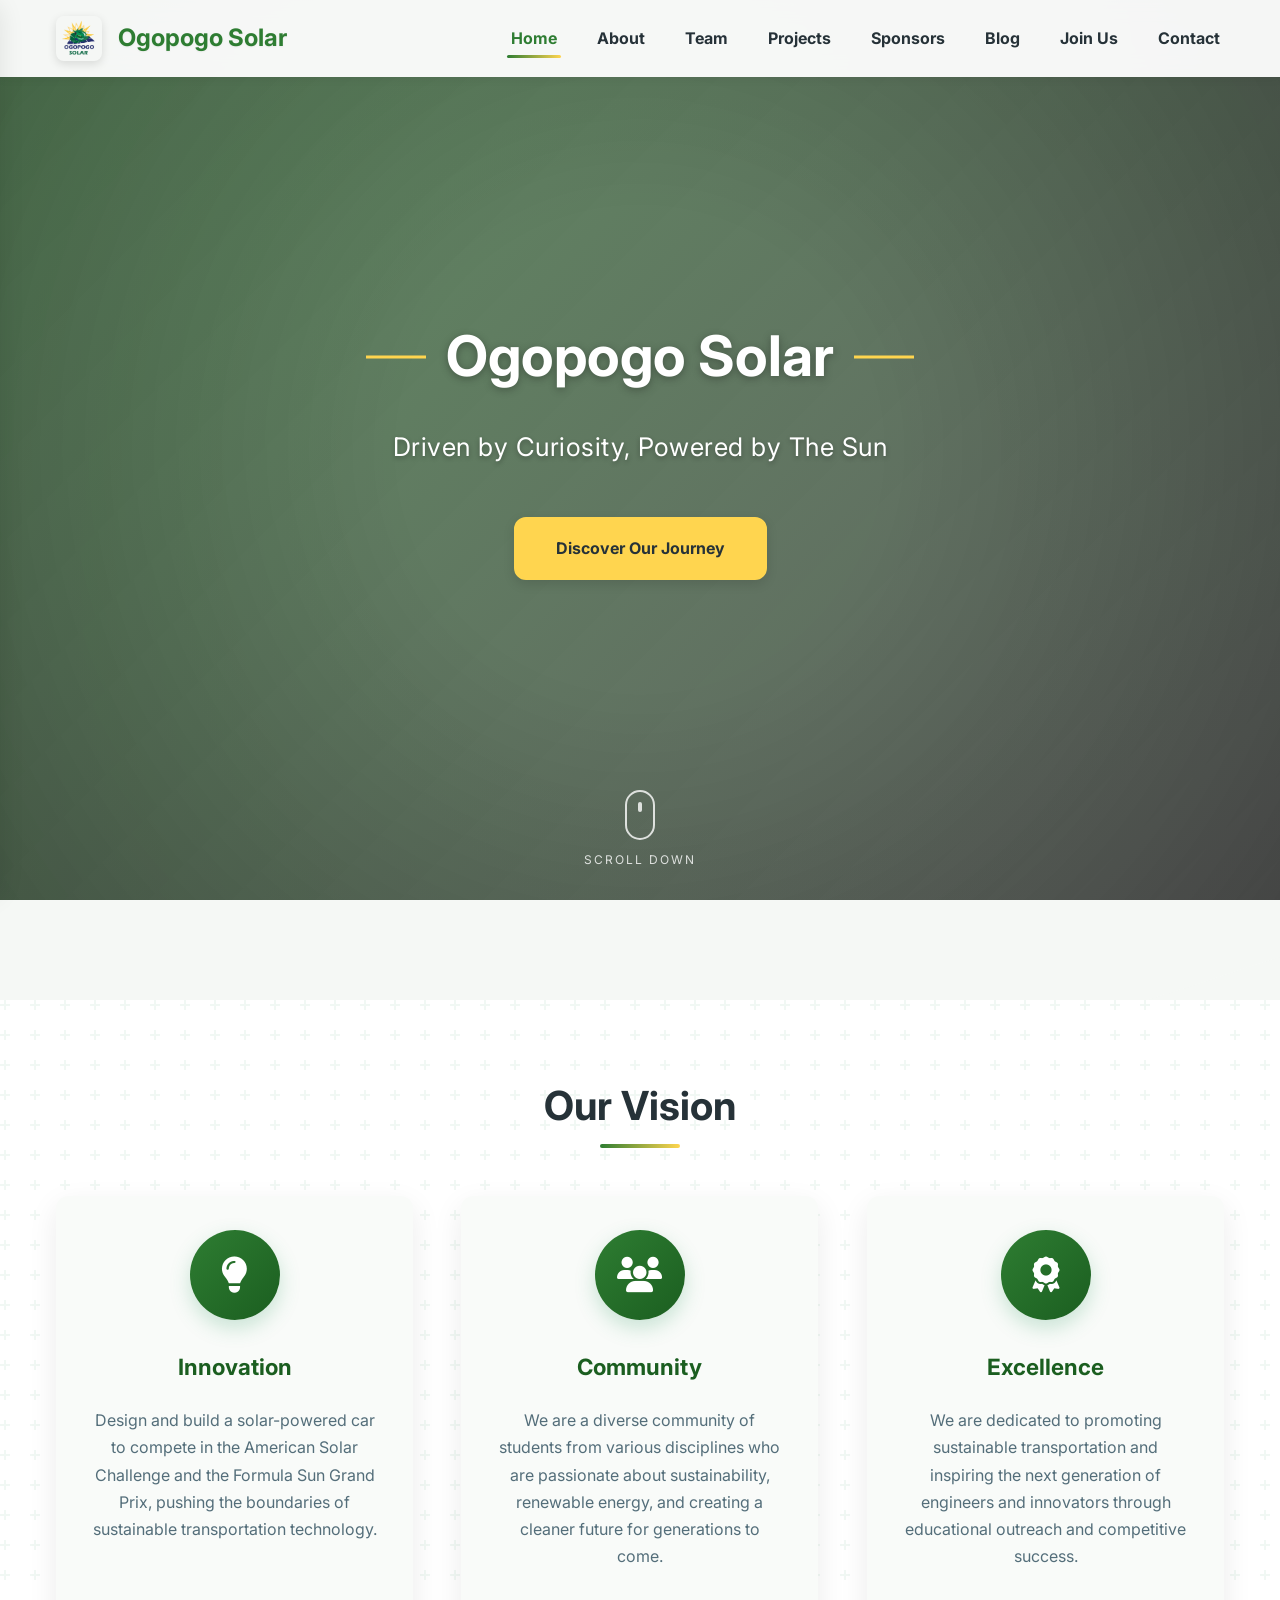
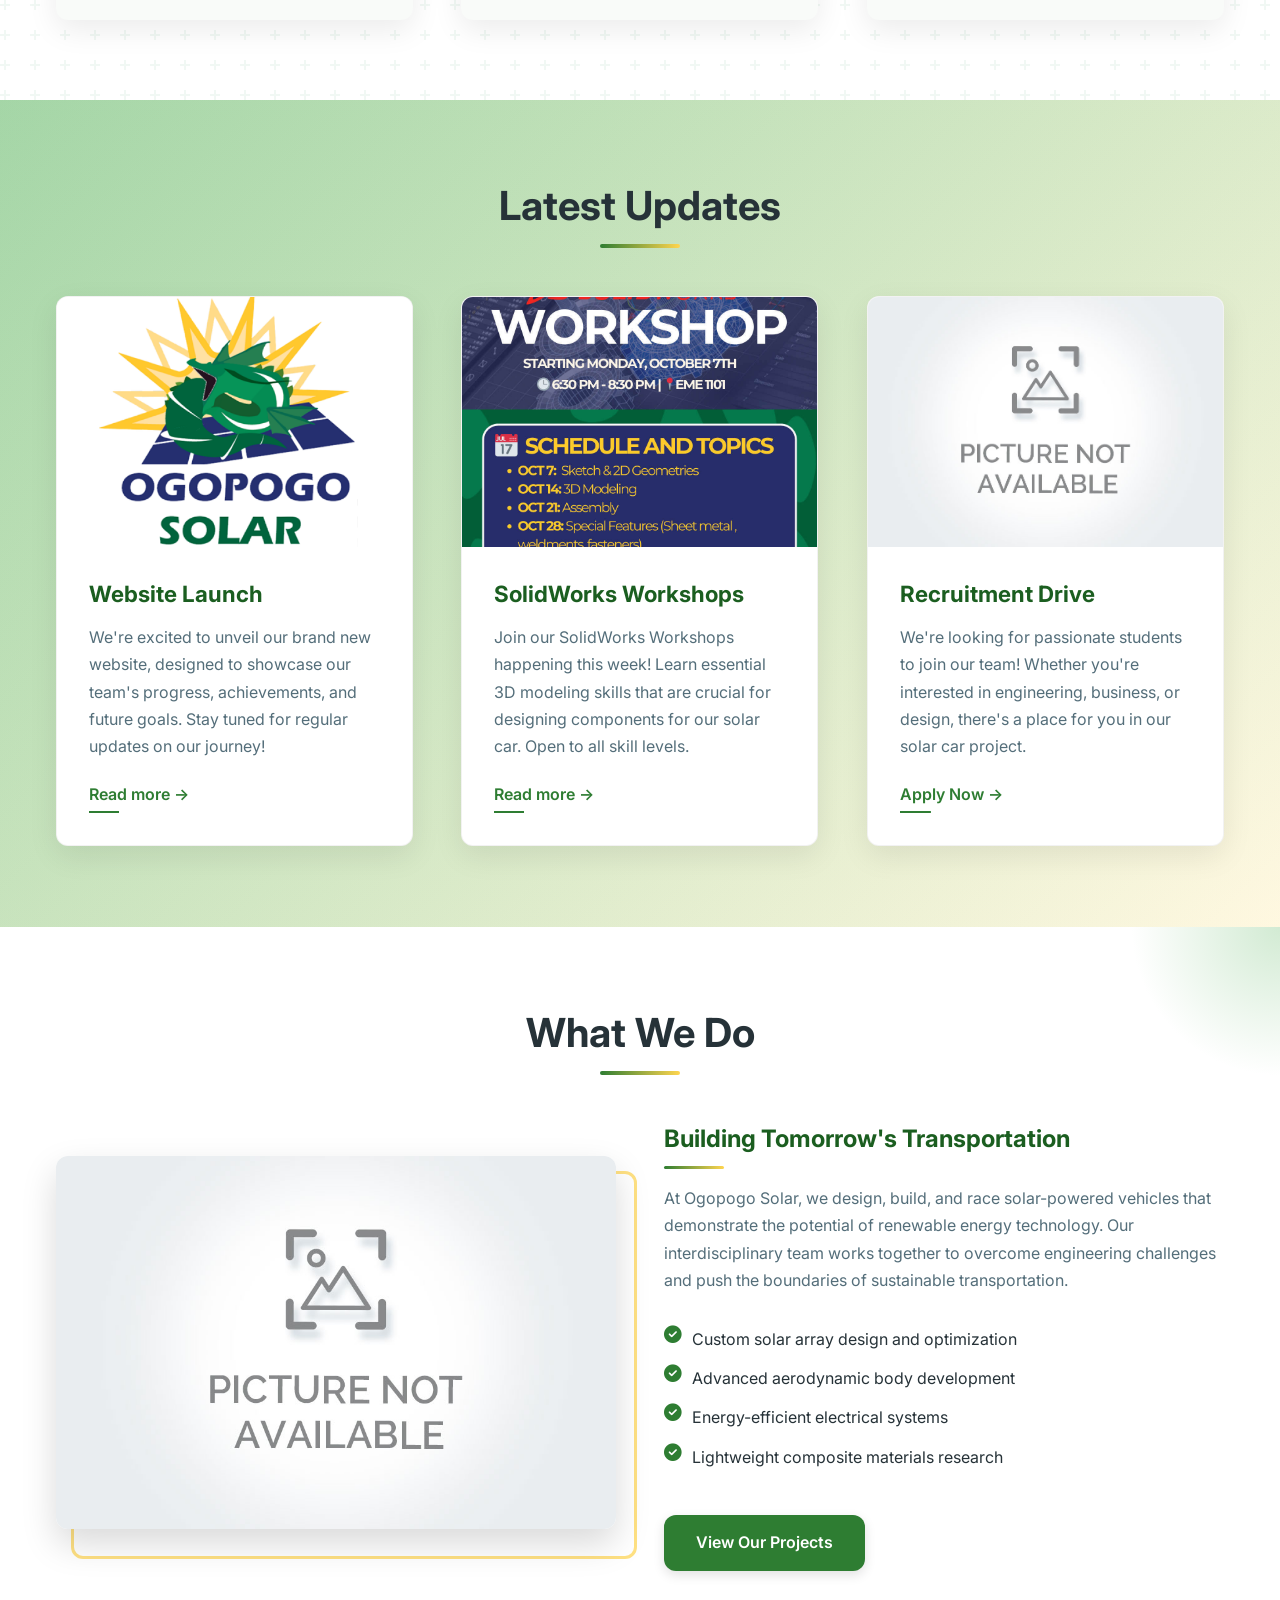
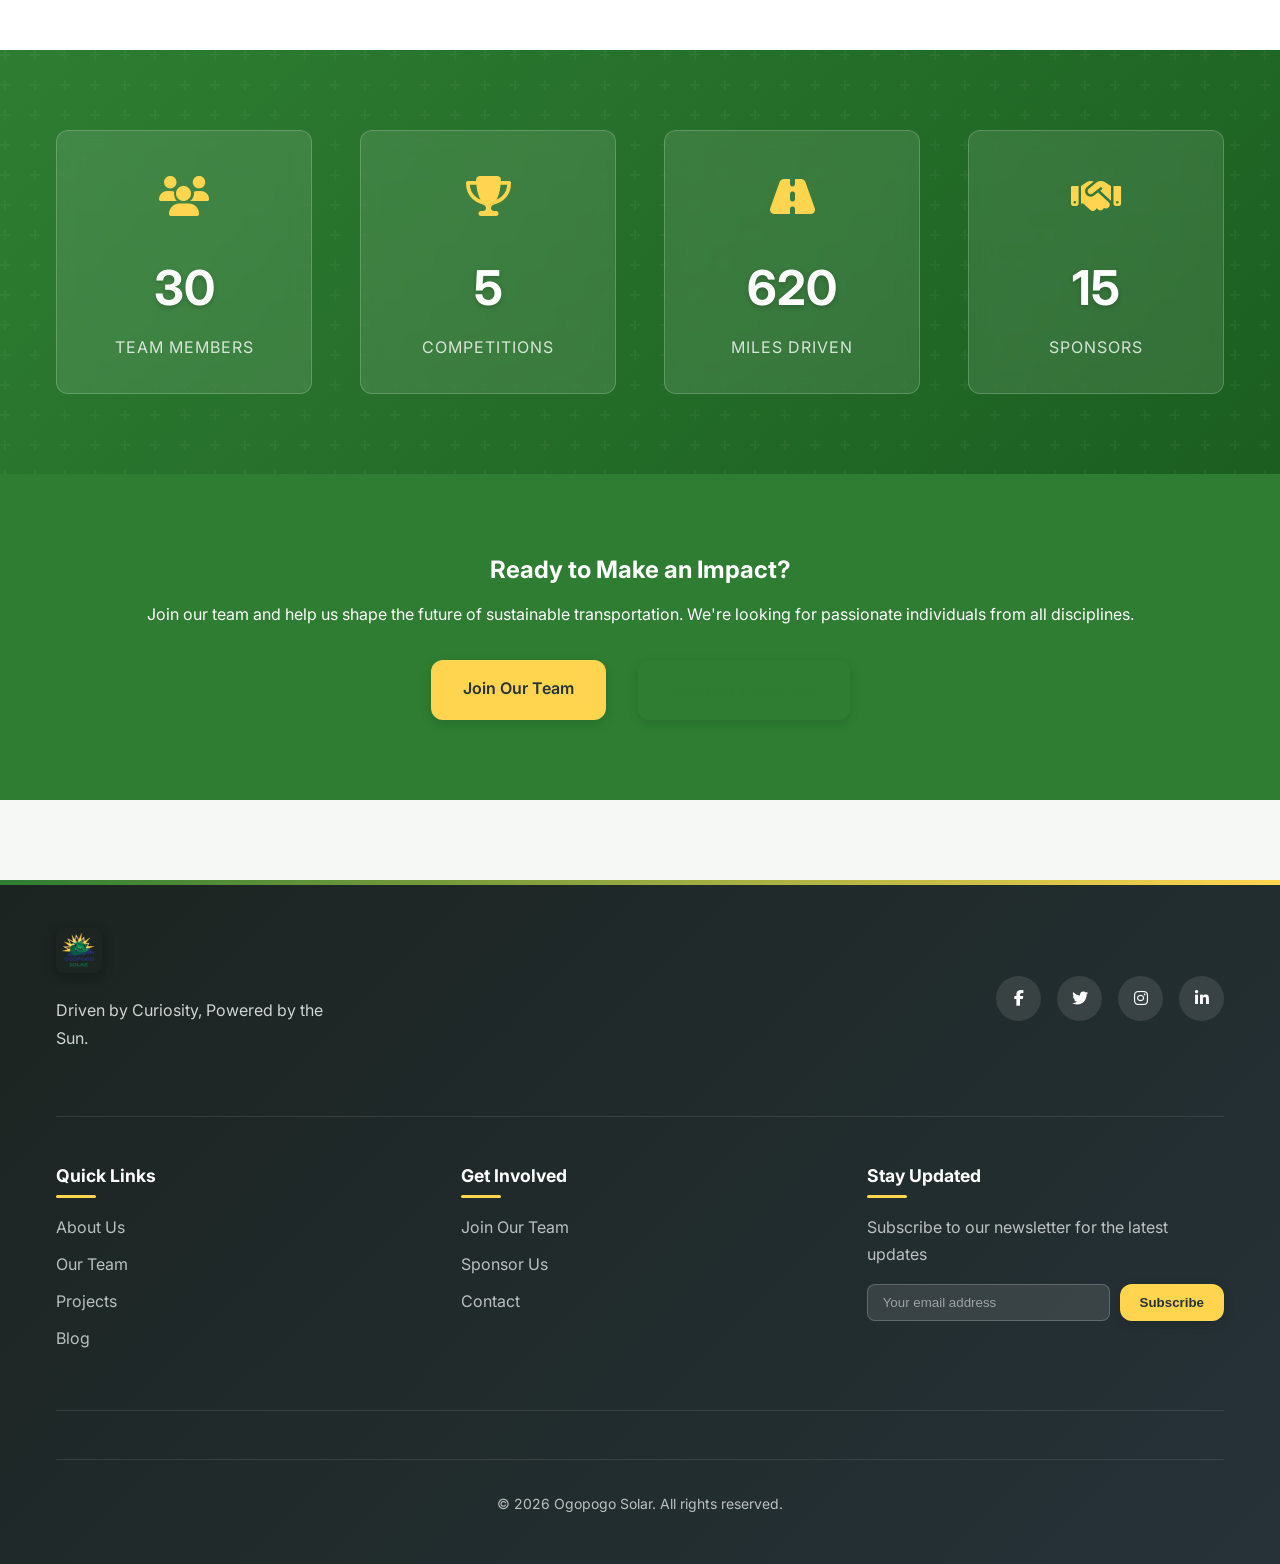
<file: index.html>
<!DOCTYPE html>
<html lang="en">
<head>
    <meta charset="UTF-8">
    <meta name="viewport" content="width=device-width, initial-scale=1.0">
    <title>Ogopogo Solar Website</title>
    <!--Google Fonts-->
    <link rel="stylesheet" href="https://fonts.googleapis.com/css2?family=Inter:wght@400;500;600;700;800&display=swap">
    <!--Shared CSS-->
    <link rel="stylesheet" href="css/style.css">
    <!--Page specific CSS-->
    <link rel="stylesheet" href="css/home.css">
    <!--Icons-->
    <link rel="stylesheet" href="https://cdnjs.cloudflare.com/ajax/libs/font-awesome/6.4.2/css/all.min.css">
    <!-- Preloader -->
    <style>
        .preloader {
            position: fixed;
            top: 0;
            left: 0;
            width: 100%;
            height: 100%;
            background-color: white;
            display: flex;
            justify-content: center;
            align-items: center;
            z-index: 9999;
            transition: opacity 0.5s ease;
        }
        
        .preloader-spinner {
            width: 50px;
            height: 50px;
            border: 5px solid rgba(46, 125, 50, 0.2);
            border-top: 5px solid #2e7d32;
            border-radius: 50%;
            animation: spin 1s linear infinite;
        }
        
        @keyframes spin {
            0% { transform: rotate(0deg); }
            100% { transform: rotate(360deg); }
        }
    </style>
</head>
<body>
    <!-- Preloader -->
    <div class="preloader">
        <div class="preloader-spinner"></div>
    </div>

    <!--Header-->
    <header class="header">
        <div class="container">
            <div class="header-content">
                <div class="logo">
                    <img src="img/logo.png" alt="Ogopogo Solar logo">
                    <span>Ogopogo Solar</span>
                </div>
                
                <nav class="main-nav">
                    <ul>
                        <li><a href="index.html" class="active">Home</a></li>
                        <li><a href="about.html">About</a></li>
                        <li><a href="team.html">Team</a></li>
                        <li><a href="projects.html">Projects</a></li>
                        <li><a href="sponsors.html">Sponsors</a></li>
                        <li><a href="blog.html">Blog</a></li>
                        <li><a href="join.html">Join Us</a></li>
                        <li><a href="contact.html">Contact</a></li>
                    </ul>
                </nav>
                
                <button class="mobile-menu-toggle">
                    <i class="fas fa-bars"></i>
                </button>
            </div>
        </div>
    </header>

    <!--Mobile Menu-->
    <div class="mobile-menu">
        <button class="mobile-menu-close">
            <i class="fas fa-times"></i>
        </button>
        <ul>
            <li><a href="index.html" class="active">Home</a></li>
            <li><a href="about.html">About</a></li>
            <li><a href="team.html">Team</a></li>
            <li><a href="projects.html">Projects</a></li>
            <li><a href="sponsors.html">Sponsors</a></li>
            <li><a href="blog.html">Blog</a></li>
            <li><a href="join.html">Join Us</a></li>
            <li><a href="contact.html">Contact</a></li>
        </ul>
    </div>

    <!--Main-->
    <main>
        <!--Video Background with Particles-->
        <section class="hero-video" id="home">
            <div class="video-container">
                <!--The Video-->
                <video class="video-bg" autoplay muted loop playsinline>
                    <source src="video/solar-car.mp4" type="video/mp4">
                    <!--Fallback-->
                    <img src="img/hero-bg.jpg" alt="ImageFallback">
                </video>
                
                <!-- Particles container will be added by JavaScript -->
                <div class="particles">
                    <!-- Particles will be added dynamically -->
                    <div class="particle"></div>
                    <div class="particle"></div>
                    <div class="particle"></div>
                    <div class="particle"></div>
                    <div class="particle"></div>
                    <div class="particle"></div>
                    <div class="particle"></div>
                    <div class="particle"></div>
                    <div class="particle"></div>
                </div>
                
                <div class="overlay">
                    <h1>Ogopogo Solar</h1>
                    <p>Driven by Curiosity, Powered by The Sun</p>
                    <a href="about.html" class="btn">Discover Our Journey</a>
                </div>
                
                <!-- Scroll indicator -->
                <div class="scroll-indicator">
                    <div class="mouse">
                        <div class="wheel"></div>
                    </div>
                    <span>Scroll Down</span>
                </div>
            </div>
        </section>

        <!-- Section divider with wave -->
        <div class="section-divider">
            <div class="divider-wave"></div>
        </div>

        <!-- Our Vision Section -->
        <section class="features" id="vision">
            <div class="container">
                <h2 class="section-title">Our Vision</h2>
                
                <div class="features-grid">
                    <div class="feature-card fade-in-section">
                        <div class="feature-icon">
                            <i class="fas fa-lightbulb"></i>
                        </div>
                        <h3>Innovation</h3>
                        <p>Design and build a solar-powered car to compete in the American Solar Challenge and the Formula Sun Grand Prix, pushing the boundaries of sustainable transportation technology.</p>
                    </div>
                    
                    <div class="feature-card fade-in-section">
                        <div class="feature-icon">
                            <i class="fas fa-users"></i>
                        </div>
                        <h3>Community</h3>
                        <p>We are a diverse community of students from various disciplines who are passionate about sustainability, renewable energy, and creating a cleaner future for generations to come.</p>
                    </div>
                    
                    <div class="feature-card fade-in-section">
                        <div class="feature-icon">
                            <i class="fas fa-award"></i>
                        </div>
                        <h3>Excellence</h3>
                        <p>We are dedicated to promoting sustainable transportation and inspiring the next generation of engineers and innovators through educational outreach and competitive success.</p>
                    </div>
                </div>
            </div>
        </section>

        <!-- Latest Updates Section -->
        <section class="latest-updates accent-bg" id="updates">
            <div class="bg-pattern"></div>
            <div class="container">
                <h2 class="section-title">Latest Updates</h2>
                
                <div class="updates-grid">
                    <div class="update-card fade-in-section">
                        <img src="img/update-1.jpg" alt="Website Launch">
                        <div class="update-content">
                            <h3>Website Launch</h3>
                            <p>We're excited to unveil our brand new website, designed to showcase our team's progress, achievements, and future goals. Stay tuned for regular updates on our journey!</p>
                            <a href="#" class="read-more">Read more &rarr;</a>
                        </div>
                    </div>
                    
                    <div class="update-card fade-in-section">
                        <img src="img/update-2.jpg" alt="Workshops">
                        <div class="update-content">
                            <h3>SolidWorks Workshops</h3>
                            <p>Join our SolidWorks Workshops happening this week! Learn essential 3D modeling skills that are crucial for designing components for our solar car. Open to all skill levels.</p>
                            <a href="#" class="read-more">Read more &rarr;</a>
                        </div>
                    </div>
                    
                    <div class="update-card fade-in-section">
                        <img src="img/placeholder.jpg" alt="Upcoming">
                        <div class="update-content">
                            <h3>Recruitment Drive</h3>
                            <p>We're looking for passionate students to join our team! Whether you're interested in engineering, business, or design, there's a place for you in our solar car project.</p>
                            <a href="join.html" class="read-more">Apply Now &rarr;</a>
                        </div>
                    </div>
                </div>
            </div>
        </section>
        
        <!-- Showcase Section (New) -->
        <section class="showcase-section" id="showcase">
            <div class="container">
                <h2 class="section-title">What We Do</h2>
                
                <div class="showcase-content">
                    <div class="showcase-image fade-in-section">
                        <img src="img/placeholder.jpg" alt="Our Solar Car">
                    </div>
                    <div class="showcase-text fade-in-section">
                        <h3>Building Tomorrow's Transportation</h3>
                        <p>At Ogopogo Solar, we design, build, and race solar-powered vehicles that demonstrate the potential of renewable energy technology. Our interdisciplinary team works together to overcome engineering challenges and push the boundaries of sustainable transportation.</p>
                        <ul class="showcase-features">
                            <li><i class="fas fa-check-circle"></i> Custom solar array design and optimization</li>
                            <li><i class="fas fa-check-circle"></i> Advanced aerodynamic body development</li>
                            <li><i class="fas fa-check-circle"></i> Energy-efficient electrical systems</li>
                            <li><i class="fas fa-check-circle"></i> Lightweight composite materials research</li>
                        </ul>
                        <a href="projects.html" class="btn btn-primary">View Our Projects</a>
                    </div>
                </div>
            </div>
        </section>
        
        <!-- Stats Counter Section (New) -->
        <section class="stats-section">
            <div class="container">
                <div class="stats-grid">
                    <div class="stat-item fade-in-section">
                        <div class="stat-icon"><i class="fas fa-users"></i></div>
                        <div class="stat-count" data-count="30">0</div>
                        <div class="stat-label">Team Members</div>
                    </div>
                    
                    <div class="stat-item fade-in-section">
                        <div class="stat-icon"><i class="fas fa-trophy"></i></div>
                        <div class="stat-count" data-count="5">0</div>
                        <div class="stat-label">Competitions</div>
                    </div>
                    
                    <div class="stat-item fade-in-section">
                        <div class="stat-icon"><i class="fas fa-road"></i></div>
                        <div class="stat-count" data-count="2500">0</div>
                        <div class="stat-label">Miles Driven</div>
                    </div>
                    
                    <div class="stat-item fade-in-section">
                        <div class="stat-icon"><i class="fas fa-handshake"></i></div>
                        <div class="stat-count" data-count="15">0</div>
                        <div class="stat-label">Sponsors</div>
                    </div>
                </div>
            </div>
        </section>
        
        <!-- Call to Action -->
        <section class="cta-section">
            <div class="container">
                <h2>Ready to Make an Impact?</h2>
                <p>Join our team and help us shape the future of sustainable transportation. We're looking for passionate individuals from all disciplines.</p>
                <div class="cta-buttons">
                    <a href="join.html" class="btn btn-accent">Join Our Team</a>
                    <a href="sponsors.html" class="btn btn-outline">Become a Sponsor</a>
                </div>
            </div>
        </section>
    </main>

    <!--Footer-->
    <footer class="footer">
        <div class="container">
            <div class="footer-content">
                <div class="footer-logo">
                    <img src="img/logo.png" alt="OgopogoSolar Logo">
                    <p>Driven by Curiosity, Powered by the Sun.</p>
                </div>
                <div class="social-links">
                    <a href="#" aria-label="Facebook"><i class="fab fa-facebook-f"></i></a>
                    <a href="#" aria-label="Twitter"><i class="fab fa-twitter"></i></a>
                    <a href="#" aria-label="Instagram"><i class="fab fa-instagram"></i></a>
                    <a href="#" aria-label="LinkedIn"><i class="fab fa-linkedin-in"></i></a>
                </div>
            </div>
            <div class="footer-nav">
                <div class="footer-links">
                    <h4>Quick Links</h4>
                    <ul>
                        <li><a href="about.html">About Us</a></li>
                        <li><a href="team.html">Our Team</a></li>
                        <li><a href="projects.html">Projects</a></li>
                        <li><a href="blog.html">Blog</a></li>
                    </ul>
                </div>
                <div class="footer-links">
                    <h4>Get Involved</h4>
                    <ul>
                        <li><a href="join.html">Join Our Team</a></li>
                        <li><a href="sponsors.html">Sponsor Us</a></li>
                        <li><a href="contact.html">Contact</a></li>
                    </ul>
                </div>
                <div class="footer-newsletter">
                    <h4>Stay Updated</h4>
                    <p>Subscribe to our newsletter for the latest updates</p>
                    <form class="newsletter-form">
                        <input type="email" placeholder="Your email address" required>
                        <button type="submit" class="btn btn-accent">Subscribe</button>
                    </form>
                </div>
            </div>
            <div class="copyright">
                &copy; <span id="current-year"></span> Ogopogo Solar. All rights reserved.
            </div>
        </div>
    </footer>

    <!-- Back to top button -->
    <a href="#home" class="back-to-top" aria-label="Back to top">
        <i class="fas fa-arrow-up"></i>
    </a>

    <!--Shared JavaScript-->
    <script src="js/main.js"></script>
    <!--Page specific JavaScript-->
    <script src="js/home.js"></script>
    <!-- Additional JavaScript for the new elements -->
    <script>
        // Counter animation for stats section
        document.addEventListener('DOMContentLoaded', function() {
            const statCounters = document.querySelectorAll('.stat-count');
            
            const observeStats = new IntersectionObserver((entries) => {
                entries.forEach(entry => {
                    if (entry.isIntersecting) {
                        const target = parseInt(entry.target.getAttribute('data-count'));
                        let count = 0;
                        const duration = 2000; // 2 seconds
                        const increment = Math.ceil(target / (duration / 16));
                        
                        const timer = setInterval(() => {
                            count += increment;
                            if (count >= target) {
                                count = target;
                                clearInterval(timer);
                            }
                            entry.target.textContent = count.toLocaleString();
                        }, 16);
                        
                        observeStats.unobserve(entry.target);
                    }
                });
            }, { threshold: 0.5 });
            
            statCounters.forEach(counter => {
                observeStats.observe(counter);
            });
            
            // Back to top button visibility
            const backToTopButton = document.querySelector('.back-to-top');
            
            if (backToTopButton) {
                window.addEventListener('scroll', () => {
                    if (window.scrollY > 300) {
                        backToTopButton.classList.add('visible');
                    } else {
                        backToTopButton.classList.remove('visible');
                    }
                });
            }
        });
    </script>
</body>
</html>
</file>
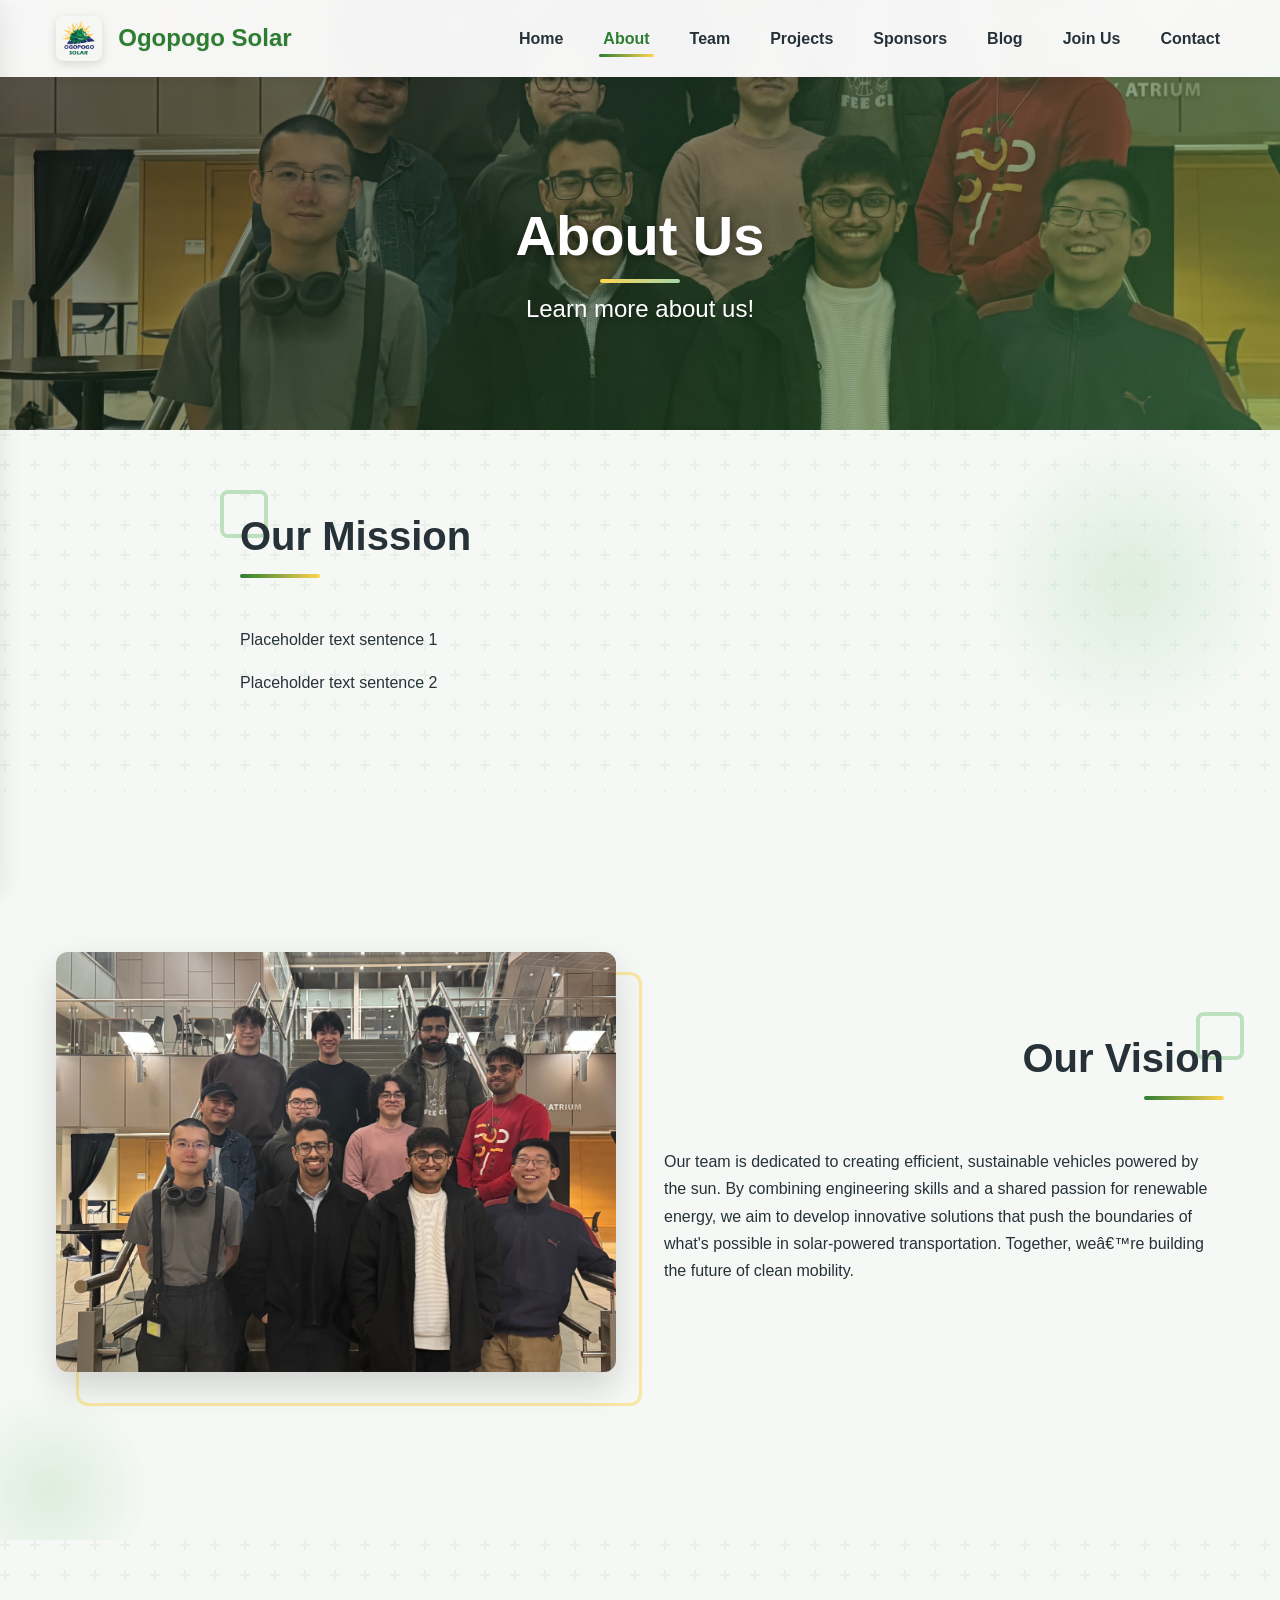
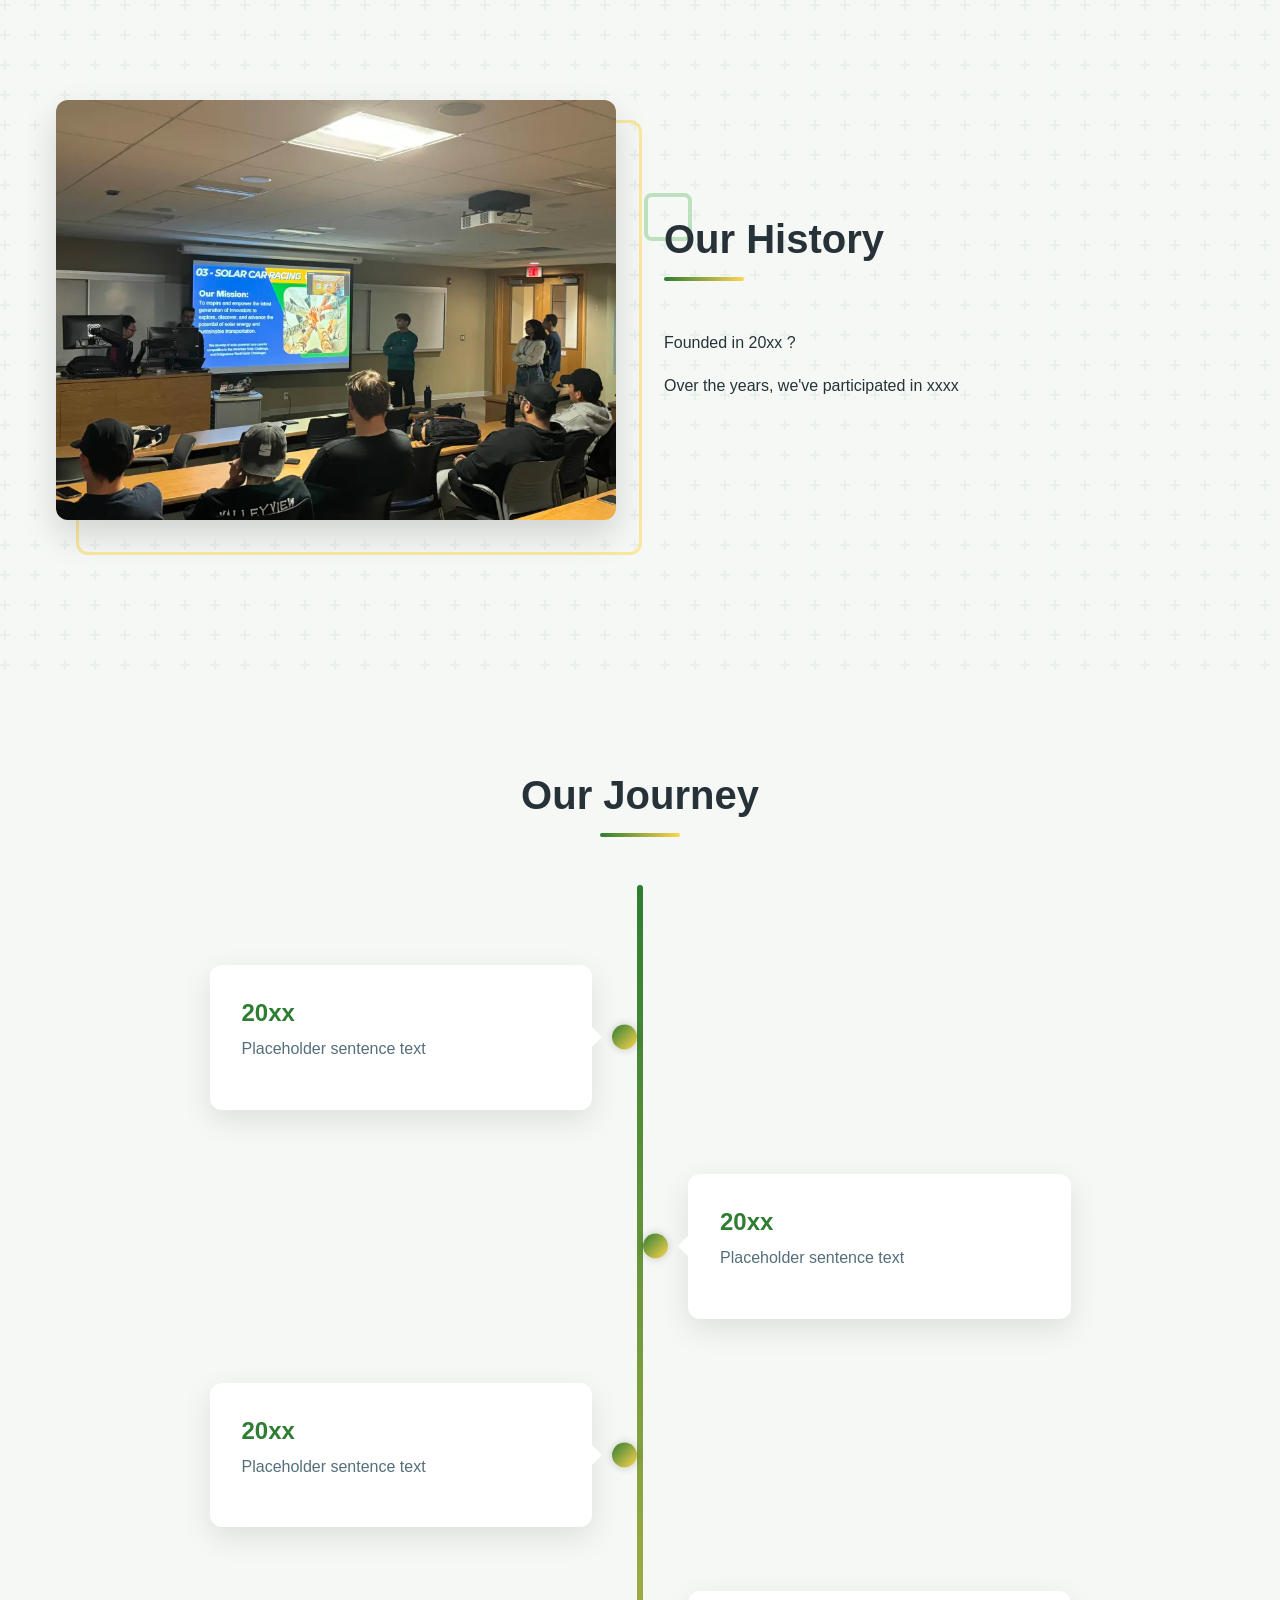
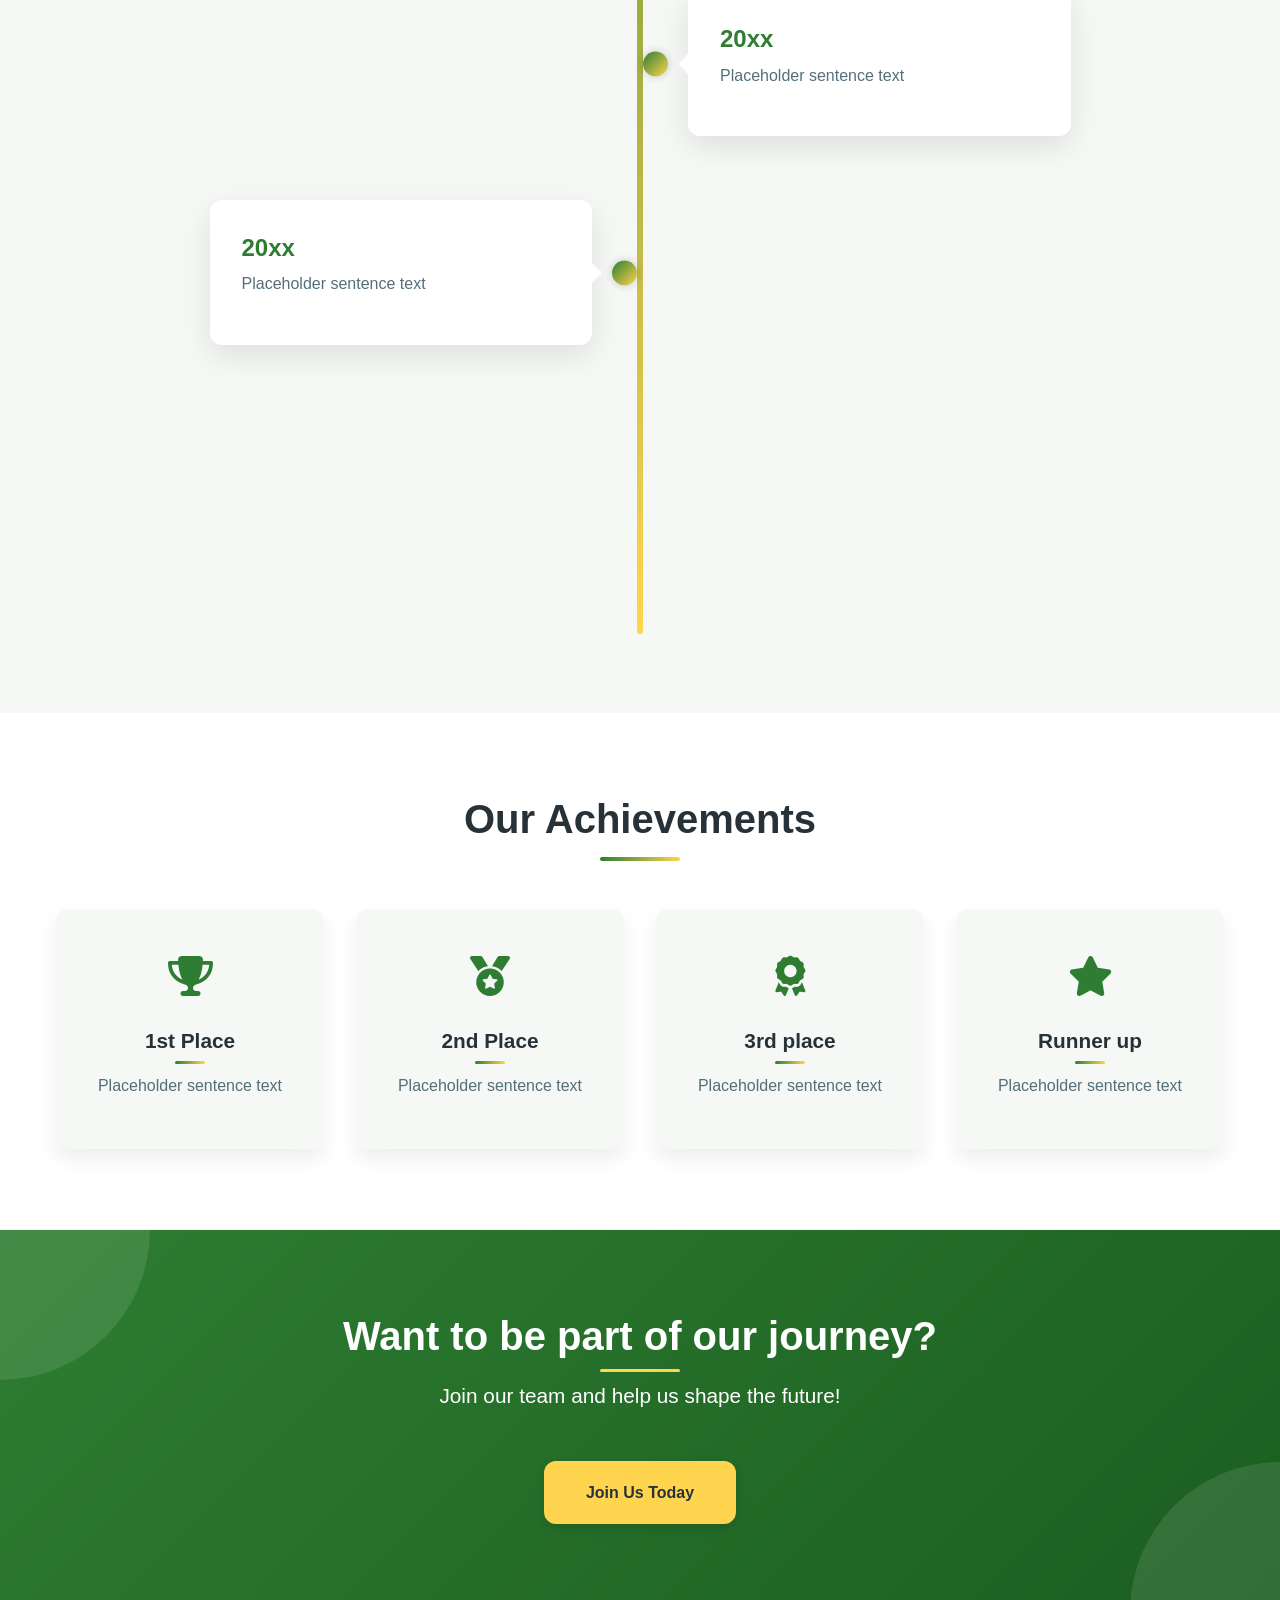
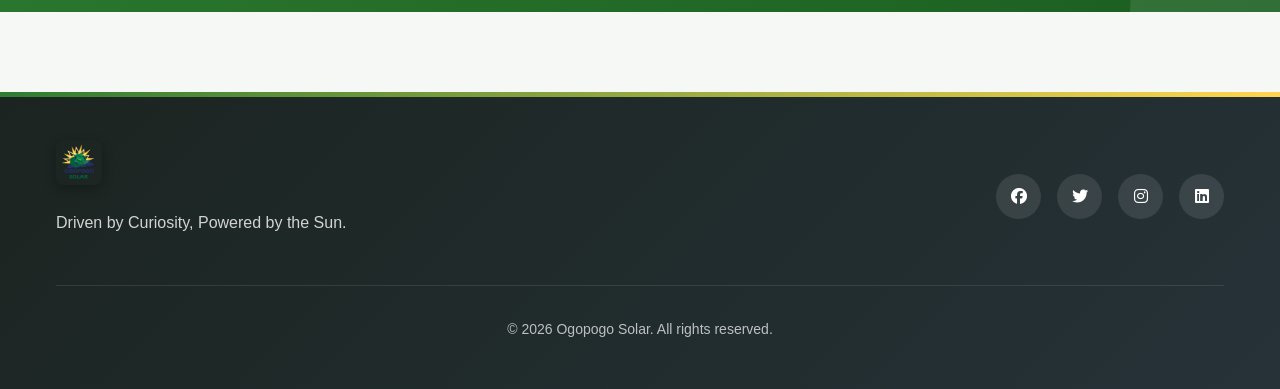
<file: about.html>
<!DOCTYPE html>
<html lang="en">
<head>
    <meta charset="UTF-8">
    <meta name="viewport" content="width=device-width, initial-scale=1.0">
    <title>Ogopogo Solar - About page</title>
    <!--Shared CSS-->
    <link rel="stylesheet" href="css/style.css">
    <!--Page specific CSS-->
    <link rel="stylesheet" href="css/about.css">
    <!--Font-->
    <link rel="stylesheet" href="https://cdnjs.cloudflare.com/ajax/libs/font-awesome/6.4.2/css/all.min.css">
</head>
<body>
    <!--Header-->
    <header class="header">
        <div class="container">
            <div class="header-content">
                <div class="logo">
                    <img src="img/logo.png" alt="Ogopogo Solar logo">
                    <span>Ogopogo Solar</span>
                </div>
                
                <nav class="main-nav">
                    <ul>
                        <li><a href="index.html">Home</a></li>
                        <li><a href="about.html" class="active">About</a></li>
                        <li><a href="team.html">Team</a></li>
                        <li><a href="projects.html">Projects</a></li>
                        <li><a href="sponsors.html">Sponsors</a></li>
                        <li><a href="blog.html">Blog</a></li>
                        <li><a href="join.html">Join Us</a></li>
                        <li><a href="contact.html">Contact</a></li>
                    </ul>
                </nav>
                
                <button class="mobile-menu-toggle">
                    <i class="fas fa-bars"></i>
                </button>
            </div>
        </div>
    </header>

    <!--Mobile Menu-->
    <div class="mobile-menu">
        <button class="mobile-menu-close">
            <i class="fas fa-times"></i>
        </button>
        <ul>
            <li><a href="index.html">Home</a></li>
            <li><a href="about.html" class="active">About</a></li>
            <li><a href="team.html">Team</a></li>
            <li><a href="projects.html">Projects</a></li>
            <li><a href="sponsors.html">Sponsors</a></li>
            <li><a href="blog.html">Blog</a></li>
            <li><a href="join.html">Join Us</a></li>
            <li><a href="contact.html">Contact</a></li>
        </ul>
    </div>

    <!--Main-->
    <main>
        <!--Banner for page-->
        <section class="page-banner">
            <div class="container">
                <h1>About Us</h1>
                <p>Learn more about us!</p>
            </div>
        </section>

        <!--Mission Section-->
        <section class="mission-section fade-in-section">
            <div class="container">
                <div class="section-content">
                    <div class="text-content">
                        <h2 class="section-title">Our Mission</h2>
                        <p>Placeholder text sentence 1</p>
                        <p>Placeholder text sentence 2</p>
                    </div>
                </div>
            </div>
        </section>

        <!--Vision Section-->
        <section class="vision-section fade-in-section">
            <div class="container">
                <div class="section-content reverse">
                    <div class="text-content">
                        <h2 class="section-title">Our Vision</h2>
                        <p>Our team is dedicated to creating efficient, sustainable vehicles powered by the sun. By combining engineering skills and a shared passion for renewable energy, we aim to develop innovative solutions that push the boundaries of what's possible in solar-powered transportation. Together, weâ€™re building the future of clean mobility.</p>
                    </div>
                    <div class="image-content">
                        <img src="./img/vision.png" alt="TheVision">
                    </div>
                </div>
            </div>
        </section>

        <!--History Section-->
        <section class="history-section fade-in-section">
            <div class="container">
                <div class="section-content">
                    <div class="image-content">
                        <img src="img/history.jpg" alt="Club History">
                    </div>
                    <div class="text-content">
                        <h2 class="section-title">Our History</h2>
                        <p>Founded in 20xx ?</p>
                        <p>Over the years, we've participated in xxxx</p>
                    </div>
                </div>
            </div>
        </section>

        <!--Timeline Section-->
        <section class="timeline-section fade-in-section">
            <div class="container">
                <h2 class="section-title">Our Journey</h2>
                <div class="timeline">
                    <div class="timeline-item">
                        <div class="timeline-content">
                            <h3>20xx</h3>
                            <p>Placeholder sentence text</p>
                        </div>
                    </div>
                    <div class="timeline-item">
                        <div class="timeline-content">
                            <h3>20xx</h3>
                            <p>Placeholder sentence text</p>
                        </div>
                    </div>
                    <div class="timeline-item">
                        <div class="timeline-content">
                            <h3>20xx</h3>
                            <p>Placeholder sentence text</p>
                        </div>
                    </div>
                    <div class="timeline-item">
                        <div class="timeline-content">
                            <h3>20xx</h3>
                            <p>Placeholder sentence text</p>
                        </div>
                    </div>
                    <div class="timeline-item">
                        <div class="timeline-content">
                            <h3>20xx</h3>
                            <p>Placeholder sentence text</p>
                        </div>
                    </div>
                    <div class="timeline-item">
                        <div class="timeline-content">
                            <h3>20xx</h3>
                            <p>Placeholder sentence text</p>
                        </div>
                    </div>
                </div>
            </div>
        </section>

        <!--Achievements Section-->
        <section class="achievements-section fade-in-section">
            <div class="container">
                <h2 class="section-title">Our Achievements</h2>
                <div class="achievements-grid">
                    <div class="achievement-card">
                        <div class="achievement-icon">
                            <i class="fas fa-trophy"></i>
                        </div>
                        <h3>1st Place</h3>
                        <p>Placeholder sentence text</p>
                    </div>
                    <div class="achievement-card">
                        <div class="achievement-icon">
                            <i class="fas fa-medal"></i>
                        </div>
                        <h3>2nd Place</h3>
                        <p>Placeholder sentence text</p>
                    </div>
                    <div class="achievement-card">
                        <div class="achievement-icon">
                            <i class="fas fa-award"></i>
                        </div>
                        <h3>3rd place</h3>
                        <p>Placeholder sentence text</p>
                    </div>
                    <div class="achievement-card">
                        <div class="achievement-icon">
                            <i class="fas fa-star"></i>
                        </div>
                        <h3>Runner up</h3>
                        <p>Placeholder sentence text</p>
                    </div>
                </div>
            </div>
        </section>

        <!--CTA banner-->
        <section class="cta-section">
            <div class="container">
                <h2>Want to be part of our journey?</h2>
                <p>Join our team and help us shape the future!</p>
                <a href="join.html" class="btn btn-primary">Join Us Today</a>
            </div>
        </section>
    </main>

    <!--Footer-->
    <footer class="footer">
        <div class="container">
            <div class="footer-content">
                <div class="footer-logo">
                    <img src="img/logo.png" alt="Ogopogo Solar logo">
                    <p>Driven by Curiosity, Powered by the Sun.</p>
                </div>
                <div class="social-links">
                    <a href="#"><i class="fab fa-facebook"></i></a>
                    <a href="#"><i class="fab fa-twitter"></i></a>
                    <a href="#"><i class="fab fa-instagram"></i></a>
                    <a href="#"><i class="fab fa-linkedin"></i></a>
                </div>
            </div>
            <div class="copyright">
                &copy; <span id="current-year"></span> Ogopogo Solar. All rights reserved.
            </div>
        </div>
    </footer>

    <!--Shared JavaScript-->
    <script src="js/main.js"></script>
    <!--Page specific JavaScript-->
    <script src="js/about.js"></script>
</body>
</html>
</file>
<file: css/style.css>
/* 
Shared style for the entire website - Updated with enhanced visuals and animations
*/

/* Base Reset */
* {
    margin: 0;
    padding: 0;
    box-sizing: border-box;
}

/* Global Variables */
:root {
    /* Updated Color Palette */
    --primary-color: #2e7d32;  /* Deeper green */
    --primary-dark: #1b5e20;   /* Dark green */
    --primary-light: #a5d6a7;  /* Light green */
    --accent-color: #ffd54f;   /* Yellow accent */
    --accent-dark: #f9a825;    /* Darker yellow */
    --accent-light: #fff8e1;   /* Light yellow */
    --text-dark: #263238;      /* Nearly black text */
    --text-light: #546e7a;     /* Medium gray text */
    --background-light: #f5f8f5; /* Very light green tint */
    --background-white: #ffffff;
    --background-dark: #1b2420; /* Dark green-gray for contrast sections */
    --background-card: #f9fbf9; /* Subtle off-white for cards */
    --header-shadow: rgba(0, 0, 0, 0.08);
    --success-color: #43a047;
    --error-color: #e53935;
    
    
    /* Font sizes */
    --font-xl: 3.5rem;
    --font-lg: 2.5rem;
    --font-md: 1.5rem;
    --font-sm: 1rem;
    --font-xs: 0.875rem;
    
    /* Spacing */
    --spacing-xs: 0.5rem;
    --spacing-sm: 1rem;
    --spacing-md: 2rem;
    --spacing-lg: 3rem;
    --spacing-xl: 5rem;
    
    /* Border radius */
    --border-radius-sm: 8px;
    --border-radius-md: 12px;
    --border-radius-lg: 20px;
    
    /* Transitions */
    --transition-speed: 0.3s;
    --transition-speed-slow: 0.5s;
}

/* Typography */
body {
    font-family: 'Inter', 'Segoe UI', Tahoma, Geneva, Verdana, sans-serif;
    line-height: 1.7;
    color: var(--text-dark);
    background-color: var(--background-light);
    overflow-x: hidden;
}

h1, h2, h3, h4, h5, h6 {
    margin-bottom: var(--spacing-sm);
    line-height: 1.3;
    font-weight: 700;
}

a {
    text-decoration: none;
    color: var(--primary-color);
    transition: all var(--transition-speed) ease;
    position: relative;
}

a:hover {
    color: var(--primary-dark);
}

p {
    margin-bottom: var(--spacing-sm);
}

/* Layout & Container */
.container {
    width: 100%;
    max-width: 1200px;
    margin: 0 auto;
    padding: 0 var(--spacing-sm);
    position: relative;
    z-index: 1;
}

.section-title {
    text-align: center;
    font-size: var(--font-lg);
    margin-bottom: var(--spacing-lg);
    position: relative;
    padding-bottom: var(--spacing-sm);
}

.section-title::after {
    content: '';
    position: absolute;
    bottom: 0;
    left: 50%;
    transform: translateX(-50%);
    width: 80px;
    height: 4px;
    background: linear-gradient(90deg, var(--primary-color), var(--accent-color));
    border-radius: 4px;
}

/* Buttons with improved styling */
.btn {
    display: inline-block;
    padding: 0.9rem 2rem;
    font-weight: 600;
    border-radius: var(--border-radius-md);
    cursor: pointer;
    transition: all var(--transition-speed) ease;
    text-align: center;
    border: none;
    outline: none;
    box-shadow: 0 4px 12px rgba(0, 0, 0, 0.12);
    position: relative;
    overflow: hidden;
    z-index: 1;
}

.btn::after {
    content: '';
    position: absolute;
    bottom: 0;
    left: 0;
    width: 100%;
    height: 0;
    background-color: rgba(255, 255, 255, 0.1);
    transition: all 0.3s ease;
    z-index: -1;
}

.btn:hover::after {
    height: 100%;
}

.btn-primary {
    background-color: var(--primary-color);
    color: white;
}

.btn-primary:hover {
    background-color: var(--primary-dark);
    color: white;
    transform: translateY(-3px);
    box-shadow: 0 6px 15px rgba(0, 0, 0, 0.2);
}

.btn-accent {
    background-color: var(--accent-color);
    color: var(--text-dark);
}

.btn-accent:hover {
    background-color: var(--accent-dark);
    color: var(--text-dark);
    transform: translateY(-3px);
    box-shadow: 0 6px 15px rgba(0, 0, 0, 0.2);
}

.btn-outline {
    background-color: transparent;
    border: 2px solid var(--primary-color);
    color: var(--primary-color);
}

.btn-outline:hover {
    background-color: var(--primary-color);
    color: white;
    transform: translateY(-3px);
    box-shadow: 0 6px 15px rgba(0, 0, 0, 0.15);
}

/* Header with glassmorphism effect */
.header {
    position: fixed;
    top: 0;
    left: 0;
    width: 100%;
    background-color: rgba(255, 255, 255, 0.7); /* Semi-transparent background */
    backdrop-filter: blur(10px);
    -webkit-backdrop-filter: blur(10px);
    box-shadow: 0 2px 15px var(--header-shadow);
    z-index: 1000;
    transition: all var(--transition-speed) ease;
}

.header.scrolled {
    padding: 5px 0;
    background-color: rgba(255, 255, 255, 0.85);
    box-shadow: 0 5px 25px rgba(0, 0, 0, 0.12);
}

.header-content {
    display: flex;
    justify-content: space-between;
    align-items: center;
    padding: var(--spacing-sm) 0;
}

.logo {
    display: flex;
    align-items: center;
    transition: transform var(--transition-speed) ease;
}

.logo:hover {
    transform: scale(1.05);
}

.logo img {
    height: 45px;
    margin-right: var(--spacing-sm);
    border-radius: var(--border-radius-sm);
    box-shadow: 0 3px 10px rgba(0, 0, 0, 0.12);
}

.logo span {
    font-size: var(--font-md);
    font-weight: 700;
    color: var(--primary-color);
    text-shadow: 0 1px 2px rgba(0, 0, 0, 0.05);
}

/* Enhanced Navigation */
.main-nav ul {
    display: flex;
    list-style: none;
}

.main-nav li {
    margin-left: var(--spacing-md);
}

.main-nav a {
    color: var(--text-dark);
    font-weight: 700; /* Increased from 600 to 700 for better visibility */
    position: relative;
    padding: 8px 4px;
    text-shadow: 0 1px 2px rgba(255, 255, 255, 0.5); /* Light text shadow for better contrast */
}

.main-nav a:hover {
    color: var(--primary-color);
}

.main-nav a.active {
    color: var(--primary-color);
}

.main-nav a::after {
    content: '';
    position: absolute;
    bottom: -2px;
    left: 0;
    width: 0;
    height: 3px;
    background: linear-gradient(90deg, var(--primary-color), var(--accent-color));
    transition: width var(--transition-speed) ease;
    border-radius: 3px;
}

.main-nav a:hover::after,
.main-nav a.active::after {
    width: 100%;
}

.mobile-menu-toggle {
    display: none;
    background: none;
    border: none;
    font-size: var(--font-md);
    color: var(--text-dark);
    cursor: pointer;
    transition: color var(--transition-speed) ease;
}

.mobile-menu-toggle:hover {
    color: var(--primary-color);
}

/* Enhanced Mobile Menu with animations */
.mobile-menu {
    position: fixed;
    top: 0;
    left: 0;
    width: 300px;
    height: 100vh;
    background: linear-gradient(135deg, var(--background-white) 0%, var(--background-light) 100%);
    z-index: 1001;
    transform: translateX(-100%);
    transition: transform var(--transition-speed-slow) ease;
    box-shadow: 2px 0 25px var(--header-shadow);
    padding: var(--spacing-lg) var(--spacing-md);
    border-radius: 0 var(--border-radius-lg) var(--border-radius-lg) 0;
    overflow-y: auto;
}

.mobile-menu.open {
    transform: translateX(0);
}

.mobile-menu-close {
    position: absolute;
    top: var(--spacing-sm);
    right: var(--spacing-sm);
    background: none;
    border: none;
    font-size: var(--font-md);
    color: var(--text-dark);
    cursor: pointer;
    padding: 10px;
    border-radius: 50%;
    transition: all var(--transition-speed) ease;
}

.mobile-menu-close:hover {
    color: var(--primary-color);
    background-color: var(--primary-light);
    transform: rotate(90deg);
}

.mobile-menu ul {
    list-style: none;
    margin-top: var(--spacing-lg);
}

.mobile-menu li {
    margin-bottom: var(--spacing-md);
    transform: translateX(-10px);
    opacity: 0;
    transition: all 0.3s ease;
}

.mobile-menu.open li {
    transform: translateX(0);
    opacity: 1;
}

/* Staggered animation for menu items */
.mobile-menu.open li:nth-child(1) { transition-delay: 0.1s; }
.mobile-menu.open li:nth-child(2) { transition-delay: 0.15s; }
.mobile-menu.open li:nth-child(3) { transition-delay: 0.2s; }
.mobile-menu.open li:nth-child(4) { transition-delay: 0.25s; }
.mobile-menu.open li:nth-child(5) { transition-delay: 0.3s; }
.mobile-menu.open li:nth-child(6) { transition-delay: 0.35s; }
.mobile-menu.open li:nth-child(7) { transition-delay: 0.4s; }
.mobile-menu.open li:nth-child(8) { transition-delay: 0.45s; }

.mobile-menu a {
    color: var(--text-dark);
    font-weight: 600;
    display: block;
    font-size: var(--font-md);
    padding: 10px 15px;
    border-radius: var(--border-radius-sm);
    transition: all var(--transition-speed) ease;
    background-color: transparent;
}

.mobile-menu a:hover, .mobile-menu a.active {
    color: var(--primary-color);
    background-color: rgba(46, 125, 50, 0.1);
    padding-left: 20px;
}

.mobile-menu a.active {
    border-left: 4px solid var(--primary-color);
}

/* Page Banner Styling - UPDATED TO REMOVE BLUR */
.page-banner {
    position: relative;
    color: white;
    padding: 120px 0 60px;
    text-align: center;
    overflow: hidden;
    z-index: 1;
    background-size: cover;
    background-position: center;

}



/* Banner text styling */
.page-banner h1 {
    font-size: var(--font-xl);
    margin-bottom: var(--spacing-sm);
    text-shadow: 0 2px 4px rgba(0, 0, 0, 0.5);
    position: relative;
    display: inline-block;
}

.page-banner p {
    font-size: var(--font-md);
    max-width: 700px;
    margin: 0 auto;
    text-shadow: 0 2px 4px rgba(0, 0, 0, 0.5);
}

/* Enhanced Footer */
.footer {
    background: linear-gradient(135deg, var(--background-dark) 0%, #263238 100%);
    color: white;
    padding: var(--spacing-lg) 0;
    margin-top: var(--spacing-xl);
    position: relative;
    overflow: hidden;
}

.footer::before {
    content: '';
    position: absolute;
    top: 0;
    left: 0;
    width: 100%;
    height: 5px;
    background: linear-gradient(90deg, var(--primary-color), var(--accent-color));
}

.footer-content {
    display: flex;
    justify-content: space-between;
    align-items: center;
    margin-bottom: var(--spacing-md);
    position: relative;
    z-index: 1;
}

.footer-logo img {
    height: 45px;
    margin-bottom: var(--spacing-sm);
    border-radius: var(--border-radius-sm);
    box-shadow: 0 4px 12px rgba(0, 0, 0, 0.25);
    transition: transform var(--transition-speed) ease;
}

.footer-logo img:hover {
    transform: scale(1.05);
}

.footer-logo p {
    color: rgba(255, 255, 255, 0.8);
    font-size: var(--font-sm);
    max-width: 300px;
}

.social-links {
    display: flex;
    gap: var(--spacing-sm);
}

.social-links a {
    display: flex;
    align-items: center;
    justify-content: center;
    width: 45px;
    height: 45px;
    background-color: rgba(255, 255, 255, 0.1);
    border-radius: 50%;
    color: white;
    transition: all var(--transition-speed) ease;
    position: relative;
    overflow: hidden;
}

.social-links a::before {
    content: '';
    position: absolute;
    top: 0;
    left: 0;
    width: 100%;
    height: 100%;
    background: linear-gradient(45deg, var(--primary-color), var(--accent-color));
    opacity: 0;
    transition: opacity var(--transition-speed) ease;
    z-index: -1;
}

.social-links a:hover::before {
    opacity: 1;
}

.social-links a:hover {
    transform: translateY(-5px) rotate(360deg);
    box-shadow: 0 5px 15px rgba(0, 0, 0, 0.3);
}

.social-links a:hover i {
    transform: scale(1.2);
}

.social-links a i {
    transition: transform var(--transition-speed) ease;
}

.copyright {
    text-align: center;
    border-top: 1px solid rgba(255, 255, 255, 0.1);
    padding-top: var(--spacing-md);
    font-size: var(--font-xs);
    color: rgba(255, 255, 255, 0.7);
    position: relative;
    z-index: 1;
}

/* Enhanced Card Styles */
.card {
    background-color: var(--background-white);
    border-radius: var(--border-radius-md);
    padding: var(--spacing-md);
    box-shadow: 0 8px 25px rgba(0, 0, 0, 0.08);
    transition: transform var(--transition-speed) ease, box-shadow var(--transition-speed) ease;
    border: 1px solid rgba(0, 0, 0, 0.03);
    overflow: hidden;
    position: relative;
}

.card::before {
    content: '';
    position: absolute;
    top: 0;
    left: 0;
    width: 4px;
    height: 100%;
    background: linear-gradient(to bottom, var(--primary-color), var(--accent-color));
    opacity: 0;
    transition: opacity var(--transition-speed) ease;
}

.card:hover {
    transform: translateY(-8px);
    box-shadow: 0 20px 40px rgba(0, 0, 0, 0.12);
}

.card:hover::before {
    opacity: 1;
}

/* Glass Effect Styling */
.glass-effect {
    background: rgba(255, 255, 255, 0.1);
    backdrop-filter: blur(12px);
    -webkit-backdrop-filter: blur(12px);
    border: 1px solid rgba(255, 255, 255, 0.15);
    box-shadow: 0 8px 32px 0 rgba(0, 0, 0, 0.1);
}

/* Enhanced Page Transitions */
.page-transition {
    animation: fadeInUp 0.8s ease-in-out;
}

@keyframes fadeInUp {
    from { 
        opacity: 0; 
        transform: translateY(30px); 
    }
    to { 
        opacity: 1; 
        transform: translateY(0); 
    }
}

/* Improved Scrollbar */
::-webkit-scrollbar {
    width: 10px;
    height: 10px;
}

::-webkit-scrollbar-track {
    background-color: rgba(0, 0, 0, 0.05);
    border-radius: 10px;
}

::-webkit-scrollbar-thumb {
    background: linear-gradient(to bottom, var(--primary-color), var(--accent-color));
    border-radius: 10px;
}

::-webkit-scrollbar-thumb:hover {
    background: linear-gradient(to bottom, var(--primary-dark), var(--accent-dark));
}

/* Enhanced Animations for Elements */
.animate-on-scroll {
    opacity: 0;
    transform: translateY(30px);
    transition: opacity 0.8s ease, transform 0.8s ease;
}

.animate-on-scroll.animate {
    opacity: 1;
    transform: translateY(0);
}

/* Fade-in animations with improved performance */
.fade-in-section {
    opacity: 0;
    transform: translateY(30px);
    transition: opacity 0.8s ease, transform 0.8s ease;
    will-change: opacity, transform;
}

.fade-in-section.is-visible {
    opacity: 1;
    transform: translateY(0);
}

/* Section Dividers */
.section-divider {
    height: 100px;
    width: 100%;
    position: relative;
    margin: 0;
    padding: 0;
}

.divider-wave {
    position: absolute;
    bottom: 0;
    left: 0;
    width: 100%;
    height: 100px;
    background-image: url("data:image/svg+xml,%3Csvg xmlns='http://www.w3.org/2000/svg' viewBox='0 0 1440 320'%3E%3Cpath fill='%23f5f8f5' fill-opacity='1' d='M0,160L48,176C96,192,192,224,288,208C384,192,480,128,576,117.3C672,107,768,149,864,165.3C960,181,1056,171,1152,149.3C1248,128,1344,96,1392,80L1440,64L1440,320L1392,320C1344,320,1248,320,1152,320C1056,320,960,320,864,320C768,320,672,320,576,320C480,320,384,320,288,320C192,320,96,320,48,320L0,320Z'%3E%3C/path%3E%3C/svg%3E");
    background-size: cover;
    background-repeat: no-repeat;
}

/* Wave Animation */
@keyframes wave {
    0% {
        transform: translateX(0);
    }
    50% {
        transform: translateX(-25px);
    }
    100% {
        transform: translateX(0);
    }
}

.wave-animation {
    animation: wave a5s ease-in-out infinite;
}

/* Floating Animation */
@keyframes float {
    0% {
        transform: translateY(0px);
    }
    50% {
        transform: translateY(-15px);
    }
    100% {
        transform: translateY(0px);
    }
}

.float-animation {
    animation: float 5s ease-in-out infinite;
}

/* Background Patterns */
.bg-pattern {
    position: absolute;
    top: 0;
    left: 0;
    width: 100%;
    height: 100%;
    opacity: 0.05;
    background-image: url("data:image/svg+xml,%3Csvg width='60' height='60' viewBox='0 0 60 60' xmlns='http://www.w3.org/2000/svg'%3E%3Cg fill='none' fill-rule='evenodd'%3E%3Cg fill='%2338a169' fill-opacity='0.4'%3E%3Cpath d='M36 34v-4h-2v4h-4v2h4v4h2v-4h4v-2h-4zm0-30V0h-2v4h-4v2h4v4h2V6h4V4h-4zM6 34v-4H4v4H0v2h4v4h2v-4h4v-2H6zM6 4V0H4v4H0v2h4v4h2V6h4V4H6z'/%3E%3C/g%3E%3C/g%3E%3C/svg%3E");
    z-index: -1;
}

/* Special Accent Backgrounds */
.accent-bg {
    position: relative;
    background: linear-gradient(135deg, var(--primary-light) 0%, var(--accent-light) 100%);
    overflow: hidden;
}

.accent-bg::before {
    content: '';
    position: absolute;
    top: -50%;
    left: -50%;
    width: 200%;
    height: 200%;
    background: radial-gradient(circle, transparent 20%, var(--accent-light) 80%);
    opacity: 0.1;
    animation: rotate 30s linear infinite;
    z-index: 0;
}

@keyframes rotate {
    0% {
        transform: rotate(0deg);
    }
    100% {
        transform: rotate(360deg);
    }
}

/* Custom Tooltips */
.tooltip {
    position: relative;
}

.tooltip::after {
    content: attr(data-tooltip);
    position: absolute;
    bottom: 125%;
    left: 50%;
    transform: translateX(-50%);
    padding: 5px 10px;
    background-color: var(--text-dark);
    color: white;
    border-radius: var(--border-radius-sm);
    font-size: var(--font-xs);
    opacity: 0;
    visibility: hidden;
    transition: all var(--transition-speed) ease;
    white-space: nowrap;
    z-index: 100;
}

.tooltip:hover::after {
    opacity: 1;
    visibility: visible;
    bottom: 130%;
}

/* Responsive styles */
@media (max-width: 992px) {
    .main-nav {
        display: none;
    }
    
    .mobile-menu-toggle {
        display: block;
    }
    
    .footer-content {
        flex-direction: column;
        text-align: center;
    }
    
    .social-links {
        margin-top: var(--spacing-sm);
    }
    
    :root {
        --font-xl: 3rem;
        --font-lg: 2.2rem;
    }
}

@media (max-width: 768px) {
    :root {
        --font-xl: 2.75rem;
        --font-lg: 2rem;
    }
    
    .section-title {
        margin-bottom: var(--spacing-md);
    }
    
    .btn {
        padding: 0.8rem 1.8rem;
    }
    
    .container {
        padding: 0 var(--spacing-md);
    }
}

@media (max-width: 576px) {
    :root {
        --font-xl: 2.25rem;
        --font-lg: 1.75rem;
        --font-md: 1.25rem;
    }
    
    .container {
        padding: 0 var(--spacing-sm);
    }
    
    .logo img {
        height: 35px;
    }
    
    .logo span {
        font-size: 1.2rem;
    }
}
</file>
<file: css/home.css>
/* 
Enhanced styling for home page with animations and visual elements
*/

/* Hero Video Section with Improved Styling */
.hero-video {
    position: relative;
    width: 100%;
    height: 100vh;
    overflow: hidden;
}

.video-container {
    position: relative;
    width: 100%;
    height: 100%;
}

.video-bg {
    position: absolute;
    top: 0;
    left: 0;
    width: 100%;
    height: 100%;
    object-fit: cover;
    filter: brightness(0.8);
    transition: filter 0.5s ease;
}

/* Create a subtle parallax effect on scroll */
.parallax-scroll {
    transform: translateY(var(--parallax-offset, 0));
    will-change: transform;
}

/* Enhanced Overlay with Gradient */
.overlay {
    position: absolute;
    top: 0;
    left: 0;
    width: 100%;
    height: 100%;
    background: linear-gradient(135deg, rgba(30, 94, 32, 0.7) 0%, rgba(0, 0, 0, 0.6) 100%);
    display: flex;
    flex-direction: column;
    justify-content: center;
    align-items: center;
    color: white;
    text-align: center;
    padding: 0 1rem;
    z-index: 2;
}

/* Create a separate gradient overlay for visual interest - removed blur effect */
.overlay::before {
    content: '';
    position: absolute;
    top: 0;
    left: 0;
    width: 100%;
    height: 100%;
    background: radial-gradient(circle at center, transparent 30%, rgba(0, 0, 0, 0.3) 100%);
    z-index: -1;
}

/* Add some animated particles in the background */
.particles {
    position: absolute;
    top: 0;
    left: 0;
    width: 100%;
    height: 100%;
    overflow: hidden;
    z-index: 1;
}

.particle {
    position: absolute;
    width: 6px;
    height: 6px;
    background-color: rgba(255, 255, 255, 0.4);
    border-radius: 50%;
    animation: float-up var(--float-duration, 15s) linear infinite;
    opacity: var(--particle-opacity, 0.3);
}

@keyframes float-up {
    0% {
        transform: translateY(100vh) scale(0);
        opacity: 0;
    }
    20% {
        opacity: var(--particle-opacity, 0.3);
    }
    80% {
        opacity: var(--particle-opacity, 0.3);
    }
    100% {
        transform: translateY(-20vh) scale(1);
        opacity: 0;
    }
}

/* Enhanced Hero Content with Animations */
.overlay h1 {
    font-size: var(--font-xl);
    margin-bottom: var(--spacing-md);
    animation: fadeInDown 1.2s ease-out;
    text-shadow: 0 2px 8px rgba(0, 0, 0, 0.3);
    position: relative;
    display: inline-block;
}

/* Add decorative elements around the heading */
.overlay h1::before,
.overlay h1::after {
    content: '';
    position: absolute;
    width: 60px;
    height: 3px;
    background-color: var(--accent-color);
    top: 50%;
    transform: translateY(-50%);
}

.overlay h1::before {
    left: -80px;
}

.overlay h1::after {
    right: -80px;
}

.overlay p {
    font-size: calc(var(--font-md) + 0.1rem);
    max-width: 800px;
    margin-bottom: var(--spacing-lg);
    animation: fadeInUp 1.2s ease-out 0.3s;
    animation-fill-mode: both;
    text-shadow: 0 2px 5px rgba(0, 0, 0, 0.3);
    letter-spacing: 0.5px;
}

/* Enhanced Button with Hover Effects */
.overlay .btn {
    animation: fadeInUp 1.2s ease-out 0.6s;
    animation-fill-mode: both;
    position: relative;
    overflow: hidden;
    z-index: 1;
    border: 2px solid var(--accent-color);
    background-color: var(--accent-color);
    color: var(--text-dark);
    font-weight: 700;
    padding: 1rem 2.5rem;
    transition: all 0.4s ease;
}

.overlay .btn:hover {
    background-color: transparent;
    color: white;
    box-shadow: 0 5px 20px rgba(0, 0, 0, 0.3);
    transform: translateY(-5px);
}

.overlay .btn::after {
    content: "";
    position: absolute;
    top: 0;
    left: 0;
    width: 100%;
    height: 100%;
    background-color: rgba(255, 255, 255, 0.1);
    transform: scaleX(0);
    transform-origin: right;
    transition: transform 0.5s ease;
    z-index: -1;
}

.overlay .btn:hover::after {
    transform: scaleX(1);
    transform-origin: left;
}

/* Video Play Button */
.video-play-button {
    position: absolute;
    top: 50%;
    left: 50%;
    transform: translate(-50%, -50%);
    width: 80px;
    height: 80px;
    background: rgba(255, 255, 255, 0.2);
    border-radius: 50%;
    display: flex;
    align-items: center;
    justify-content: center;
    color: white;
    font-size: 24px;
    cursor: pointer;
    transition: all 0.3s ease;
    border: none;
    outline: none;
    z-index: 5;
}

.video-play-button:hover {
    background: var(--accent-color);
    transform: translate(-50%, -50%) scale(1.1);
}

.video-play-button i {
    margin-left: 5px;
}

/* Enhanced Features Section */
.features {
    padding: var(--spacing-xl) 0;
    background-color: var(--background-white);
    position: relative;
    overflow: hidden;
}

/* Add background patterns */
.features::before {
    content: '';
    position: absolute;
    top: 0;
    left: 0;
    width: 100%;
    height: 100%;
    background-image: url("data:image/svg+xml,%3Csvg width='60' height='60' viewBox='0 0 60 60' xmlns='http://www.w3.org/2000/svg'%3E%3Cg fill='none' fill-rule='evenodd'%3E%3Cg fill='%2338a169' fill-opacity='0.07'%3E%3Cpath d='M36 34v-4h-2v4h-4v2h4v4h2v-4h4v-2h-4zm0-30V0h-2v4h-4v2h4v4h2V6h4V4h-4zM6 34v-4H4v4H0v2h4v4h2v-4h4v-2H6zM6 4V0H4v4H0v2h4v4h2V6h4V4H6z'/%3E%3C/g%3E%3C/g%3E%3C/svg%3E");
    z-index: 0;
    pointer-events: none;
}

.features-grid {
    display: grid;
    grid-template-columns: repeat(3, 1fr);
    gap: var(--spacing-lg);
    position: relative;
    z-index: 1;
}

.feature-card {
    text-align: center;
    padding: var(--spacing-md);
    border-radius: var(--border-radius-md);
    border: 2px solid transparent;
    background-color: var(--background-card);
    transition: all 0.4s ease;
    position: relative;
    overflow: hidden;
    box-shadow: 0 10px 30px rgba(0, 0, 0, 0.08);
    z-index: 1;
}

.feature-card::before {
    content: '';
    position: absolute;
    top: 0;
    left: 0;
    width: 100%;
    height: 100%;
    background: linear-gradient(135deg, var(--primary-light) 0%, var(--accent-light) 100%);
    opacity: 0;
    transition: opacity 0.4s ease;
    z-index: -1;
}

.feature-card:hover {
    transform: translateY(-15px);
    border-color: var(--primary-color);
    box-shadow: 0 15px 40px rgba(0, 0, 0, 0.12);
}

.feature-card:hover::before {
    opacity: 0.1;
}

.feature-icon {
    width: 90px;
    height: 90px;
    background: linear-gradient(135deg, var(--primary-color) 0%, var(--primary-dark) 100%);
    display: flex;
    align-items: center;
    justify-content: center;
    border-radius: 50%;
    margin: 0 auto var(--spacing-md);
    box-shadow: 0 8px 20px rgba(56, 161, 105, 0.25);
    position: relative;
    transition: all 0.4s ease;
}

.feature-card:hover .feature-icon {
    transform: rotateY(180deg);
}

.feature-icon i {
    font-size: 36px;
    color: white;
    transition: all 0.4s ease;
}

.feature-card:hover .feature-icon i {
    transform: rotateY(-180deg);
}

.feature-card h3 {
    font-size: calc(var(--font-md) - 0.1rem);
    margin-bottom: var(--spacing-sm);
    color: var(--primary-dark);
    position: relative;
    display: inline-block;
    padding-bottom: 10px;
}

.feature-card h3::after {
    content: '';
    position: absolute;
    bottom: 0;
    left: 50%;
    transform: translateX(-50%);
    width: 0;
    height: 3px;
    background: linear-gradient(90deg, var(--primary-color), var(--accent-color));
    transition: width 0.4s ease;
    border-radius: 3px;
}

.feature-card:hover h3::after {
    width: 50px;
}

.feature-card p {
    color: var(--text-light);
    line-height: 1.7;
}

/* Latest Updates Section with Card Animations */
.latest-updates {
    padding: var(--spacing-xl) 0;
    background-color: var(--background-light);
    position: relative;
    overflow: hidden;
}

/* Background gradient overlay */
.latest-updates::before {
    content: '';
    position: absolute;
    top: 0;
    left: 0;
    width: 100%;
    height: 100%;
    background: linear-gradient(135deg, rgba(56, 161, 105, 0.05) 0%, rgba(255, 213, 79, 0.05) 100%);
    z-index: 0;
}

.updates-grid {
    display: grid;
    grid-template-columns: repeat(3, 1fr);
    gap: var(--spacing-lg);
    position: relative;
    z-index: 1;
}

.update-card {
    background-color: var(--background-white);
    border-radius: var(--border-radius-md);
    overflow: hidden;
    box-shadow: 0 10px 30px rgba(0, 0, 0, 0.08);
    transition: all 0.5s ease;
    position: relative;
    border: 1px solid rgba(0, 0, 0, 0.05);
    height: 100%;
    display: flex;
    flex-direction: column;
}

.update-card:hover {
    transform: translateY(-15px) scale(1.02);
    box-shadow: 0 20px 40px rgba(0, 0, 0, 0.12);
}

.update-card::after {
    content: '';
    position: absolute;
    bottom: 0;
    left: 0;
    width: 100%;
    height: 5px;
    background: linear-gradient(90deg, var(--primary-color), var(--accent-color));
    transform: scaleX(0);
    transform-origin: left;
    transition: transform 0.5s ease;
}

.update-card:hover::after {
    transform: scaleX(1);
}

.update-card img {
    width: 100%;
    height: 250px;
    object-fit: cover;
    transition: all 0.8s ease;
}

.update-card:hover img {
    transform: scale(1.1);
    filter: brightness(1.1);
}

.update-content {
    padding: var(--spacing-md);
    flex-grow: 1;
    display: flex;
    flex-direction: column;
}

.update-content h3 {
    font-size: calc(var(--font-md) - 0.1rem);
    margin-bottom: var(--spacing-sm);
    color: var(--primary-dark);
    transition: color 0.3s ease;
}

.update-card:hover .update-content h3 {
    color: var(--primary-color);
}

.update-content p {
    color: var(--text-light);
    margin-bottom: var(--spacing-sm);
    line-height: 1.7;
    flex-grow: 1;
}

.read-more {
    display: inline-flex;
    align-items: center;
    font-weight: 600;
    color: var(--primary-color);
    padding: 5px 0;
    position: relative;
    overflow: hidden;
    align-self: flex-start;
    margin-top: auto;
}

.read-more::after {
    content: '';
    position: absolute;
    bottom: 0;
    left: 0;
    width: 100%;
    height: 2px;
    background-color: var(--primary-color);
    transform: scaleX(0.3);
    transform-origin: left;
    transition: transform 0.3s ease;
}

.read-more:hover::after {
    transform: scaleX(1);
}

.read-more i {
    margin-left: 8px;
    transition: transform var(--transition-speed) ease;
}

.read-more:hover i {
    transform: translateX(8px);
}

/* Enhanced Animations */
@keyframes fadeInDown {
    from {
        opacity: 0;
        transform: translateY(-40px);
    }
    to {
        opacity: 1;
        transform: translateY(0);
    }
}

@keyframes fadeInUp {
    from {
        opacity: 0;
        transform: translateY(40px);
    }
    to {
        opacity: 1;
        transform: translateY(0);
    }
}

@keyframes pulse {
    0% {
        transform: scale(1);
        box-shadow: 0 5px 15px rgba(0, 0, 0, 0.2);
    }
    50% {
        transform: scale(1.05);
        box-shadow: 0 10px 25px rgba(0, 0, 0, 0.3);
    }
    100% {
        transform: scale(1);
        box-shadow: 0 5px 15px rgba(0, 0, 0, 0.2);
    }
}

/* Initialize particles on page load */
.particle:nth-child(1) { left: 10%; --float-duration: 18s; --particle-opacity: 0.3; animation-delay: 0s; }
.particle:nth-child(2) { left: 20%; --float-duration: 22s; --particle-opacity: 0.2; animation-delay: 5s; }
.particle:nth-child(3) { left: 30%; --float-duration: 16s; --particle-opacity: 0.4; animation-delay: 7s; }
.particle:nth-child(4) { left: 40%; --float-duration: 20s; --particle-opacity: 0.3; animation-delay: 2s; }
.particle:nth-child(5) { left: 50%; --float-duration: 24s; --particle-opacity: 0.2; animation-delay: 8s; }
.particle:nth-child(6) { left: 60%; --float-duration: 17s; --particle-opacity: 0.4; animation-delay: 3s; }
.particle:nth-child(7) { left: 70%; --float-duration: 21s; --particle-opacity: 0.3; animation-delay: 9s; }
.particle:nth-child(8) { left: 80%; --float-duration: 19s; --particle-opacity: 0.2; animation-delay: 6s; }
.particle:nth-child(9) { left: 90%; --float-duration: 23s; --particle-opacity: 0.4; animation-delay: 4s; }

/* Animated card for features */
.feature-card.animated {
    animation: fadeInUp 0.8s ease forwards;
}

/* Mouse scroll indicator */
.scroll-indicator {
    position: absolute;
    bottom: 30px;
    left: 50%;
    transform: translateX(-50%);
    z-index: 10;
    color: white;
    font-size: 12px;
    text-transform: uppercase;
    letter-spacing: 2px;
    display: flex;
    flex-direction: column;
    align-items: center;
    opacity: 0.8;
    transition: opacity 0.3s ease;
}

.scroll-indicator:hover {
    opacity: 1;
}

.scroll-indicator .mouse {
    width: 30px;
    height: 50px;
    border: 2px solid white;
    border-radius: 15px;
    margin-bottom: 10px;
    display: flex;
    justify-content: center;
}

.scroll-indicator .wheel {
    width: 4px;
    height: 10px;
    background-color: white;
    border-radius: 2px;
    margin-top: 10px;
    animation: scrollWheel 1.5s ease infinite;
}

@keyframes scrollWheel {
    0% {
        transform: translateY(0);
        opacity: 1;
    }
    100% {
        transform: translateY(15px);
        opacity: 0;
    }
}

/* Showcase Section */
.showcase-section {
    padding: var(--spacing-xl) 0;
    background-color: var(--background-white);
    position: relative;
    overflow: hidden;
}

/* Add decorative elements */
.showcase-section::before {
    content: '';
    position: absolute;
    width: 300px;
    height: 300px;
    background: radial-gradient(circle, var(--primary-light) 0%, transparent 70%);
    top: -150px;
    right: -150px;
    opacity: 0.5;
    z-index: 0;
    border-radius: 50%;
}

.showcase-content {
    display: flex;
    flex-direction: column;
    gap: var(--spacing-lg);
    position: relative;
    z-index: 1;
}

@media (min-width: 992px) {
    .showcase-content {
        flex-direction: row;
        align-items: center;
    }
}

.showcase-image {
    flex: 1;
    position: relative;
}

.showcase-image img {
    width: 100%;
    height: auto;
    border-radius: var(--border-radius-md);
    box-shadow: 0 15px 35px rgba(0, 0, 0, 0.15);
    transition: all 0.5s ease;
    transform: perspective(1000px) rotateY(0deg);
}

.showcase-image:hover img {
    transform: perspective(1000px) rotateY(-5deg);
}

/* Decorative border */
.showcase-image::after {
    content: '';
    position: absolute;
    top: 15px;
    left: 15px;
    width: 100%;
    height: 100%;
    border: 3px solid var(--accent-color);
    border-radius: var(--border-radius-md);
    z-index: -1;
    opacity: 0.7;
    transition: all 0.3s ease;
}

.showcase-image:hover::after {
    top: 10px;
    left: 10px;
}

.showcase-text {
    flex: 1;
    display: flex;
    flex-direction: column;
    justify-content: center;
}

.showcase-text h3 {
    font-size: var(--font-md);
    margin-bottom: var(--spacing-sm);
    color: var(--primary-dark);
    position: relative;
    padding-bottom: 15px;
}

.showcase-text h3::after {
    content: '';
    position: absolute;
    bottom: 0;
    left: 0;
    width: 60px;
    height: 3px;
    background: linear-gradient(90deg, var(--primary-color), var(--accent-color));
    border-radius: 3px;
}

.showcase-text p {
    color: var(--text-light);
    margin-bottom: var(--spacing-md);
    line-height: 1.7;
}

.showcase-features {
    list-style: none;
    padding: 0;
    margin-bottom: var(--spacing-md);
}

.showcase-features li {
    margin-bottom: 12px;
    display: flex;
    align-items: flex-start;
}

.showcase-features li i {
    color: var(--primary-color);
    margin-right: 10px;
    font-size: 1.1rem;
}

.showcase-text .btn {
    align-self: flex-start;
}

/* Stats Section */
.stats-section {
    padding: var(--spacing-xl) 0;
    background: linear-gradient(135deg, var(--primary-color) 0%, var(--primary-dark) 100%);
    color: white;
    position: relative;
    overflow: hidden;
}

/* Background pattern */
.stats-section::before {
    content: '';
    position: absolute;
    top: 0;
    left: 0;
    width: 100%;
    height: 100%;
    background-image: url("data:image/svg+xml,%3Csvg width='60' height='60' viewBox='0 0 60 60' xmlns='http://www.w3.org/2000/svg'%3E%3Cg fill='none' fill-rule='evenodd'%3E%3Cg fill='%23ffffff' fill-opacity='0.08'%3E%3Cpath d='M36 34v-4h-2v4h-4v2h4v4h2v-4h4v-2h-4zm0-30V0h-2v4h-4v2h4v4h2V6h4V4h-4zM6 34v-4H4v4H0v2h4v4h2v-4h4v-2H6zM6 4V0H4v4H0v2h4v4h2V6h4V4H6z'/%3E%3C/g%3E%3C/g%3E%3C/svg%3E");
    opacity: 0.5;
    z-index: 0;
}

.stats-grid {
    display: grid;
    grid-template-columns: repeat(auto-fit, minmax(220px, 1fr));
    gap: var(--spacing-lg);
    position: relative;
    z-index: 1;
}

.stat-item {
    text-align: center;
    padding: var(--spacing-md);
    background-color: rgba(255, 255, 255, 0.1);
    border-radius: var(--border-radius-md);
    backdrop-filter: blur(10px);
    -webkit-backdrop-filter: blur(10px);
    transition: all 0.4s ease;
    border: 1px solid rgba(255, 255, 255, 0.2);
}

.stat-item:hover {
    transform: translateY(-10px);
    background-color: rgba(255, 255, 255, 0.15);
    box-shadow: 0 15px 30px rgba(0, 0, 0, 0.2);
}

.stat-icon {
    font-size: 2.5rem;
    color: var(--accent-color);
    margin-bottom: var(--spacing-sm);
}

.stat-count {
    font-size: 3rem;
    font-weight: 700;
    margin-bottom: 5px;
    color: white;
    text-shadow: 0 2px 5px rgba(0, 0, 0, 0.2);
}

.stat-label {
    font-size: var(--font-sm);
    text-transform: uppercase;
    letter-spacing: 1px;
    color: rgba(255, 255, 255, 0.8);
}

/* Enhanced CTA Section */
.cta-section {
    position: relative;
    background-color: var(--primary-color);
    color: white;
    padding: var(--spacing-xl) 0;
    text-align: center;
}

.cta-buttons {
    display: flex;
    flex-wrap: wrap;
    justify-content: center;
    gap: var(--spacing-md);
    margin-top: var(--spacing-md);
}

/* Enhanced Footer */
.footer-nav {
    display: grid;
    grid-template-columns: repeat(auto-fit, minmax(200px, 1fr));
    gap: var(--spacing-lg);
    margin: var(--spacing-lg) 0;
    border-top: 1px solid rgba(255, 255, 255, 0.1);
    border-bottom: 1px solid rgba(255, 255, 255, 0.1);
    padding: var(--spacing-lg) 0;
}

.footer-links h4, 
.footer-newsletter h4 {
    color: white;
    margin-bottom: var(--spacing-sm);
    font-size: 1.1rem;
    position: relative;
    padding-bottom: 10px;
}

.footer-links h4::after,
.footer-newsletter h4::after {
    content: '';
    position: absolute;
    bottom: 0;
    left: 0;
    width: 40px;
    height: 3px;
    background-color: var(--accent-color);
    border-radius: 2px;
}

.footer-links ul {
    list-style: none;
    padding: 0;
}

.footer-links ul li {
    margin-bottom: 10px;
}

.footer-links ul li a {
    color: rgba(255, 255, 255, 0.7);
    transition: all 0.3s ease;
    display: inline-block;
}

.footer-links ul li a:hover {
    color: white;
    transform: translateX(5px);
}

.footer-newsletter p {
    color: rgba(255, 255, 255, 0.7);
    margin-bottom: var(--spacing-sm);
}

.newsletter-form {
    display: flex;
    flex-wrap: wrap;
    gap: 10px;
}

.newsletter-form input {
    flex-grow: 1;
    min-width: 200px;
    padding: 10px 15px;
    border: 1px solid rgba(255, 255, 255, 0.2);
    border-radius: var(--border-radius-sm);
    background-color: rgba(255, 255, 255, 0.1);
    color: white;
    outline: none;
}

.newsletter-form input::placeholder {
    color: rgba(255, 255, 255, 0.5);
}

.newsletter-form input:focus {
    border-color: var(--accent-color);
    background-color: rgba(255, 255, 255, 0.15);
}

.newsletter-form .btn {
    padding: 10px 20px;
}

/* Back to top button */
.back-to-top {
    position: fixed;
    bottom: 30px;
    right: 30px;
    width: 50px;
    height: 50px;
    background-color: var(--primary-color);
    color: white;
    border-radius: 50%;
    display: flex;
    align-items: center;
    justify-content: center;
    z-index: 99;
    opacity: 0;
    visibility: hidden;
    transition: all 0.3s ease;
    box-shadow: 0 5px 15px rgba(0, 0, 0, 0.2);
    transform: translateY(20px);
}

.back-to-top.visible {
    opacity: 1;
    visibility: visible;
    transform: translateY(0);
}

.back-to-top:hover {
    background-color: var(--primary-dark);
    transform: translateY(-5px);
}

/* Media Queries */
@media (max-width: 992px) {
    .features-grid,
    .updates-grid {
        grid-template-columns: repeat(2, 1fr);
    }
    
    .overlay h1::before,
    .overlay h1::after {
        width: 40px;
    }
    
    .overlay h1::before {
        left: -60px;
    }
    
    .overlay h1::after {
        right: -60px;
    }
    
    .particle {
        display: none;
    }
}

@media (max-width: 768px) {
    .overlay h1 {
        font-size: 2.8rem;
    }
    
    .overlay p {
        font-size: 1.2rem;
    }
    
    .overlay h1::before,
    .overlay h1::after {
        display: none;
    }
    
    .scroll-indicator {
        display: none;
    }
    
    .showcase-content {
        flex-direction: column;
    }
    
    .showcase-text .btn {
        align-self: center;
    }
    
    .showcase-text h3 {
        text-align: center;
    }
    
    .showcase-text h3::after {
        left: 50%;
        transform: translateX(-50%);
    }
    
    .cta-buttons {
        flex-direction: column;
        align-items: center;
    }
    
    .footer-nav {
        grid-template-columns: 1fr;
        text-align: center;
    }
    
    .footer-links h4::after,
    .footer-newsletter h4::after {
        left: 50%;
        transform: translateX(-50%);
    }
    
    .newsletter-form {
        justify-content: center;
    }
    
    .footer-links ul li a:hover {
        transform: none;
    }
}

@media (max-width: 576px) {
    .features-grid,
    .updates-grid {
        grid-template-columns: 1fr;
    }
    
    .overlay h1 {
        font-size: 2.2rem;
    }
    
    .overlay p {
        font-size: 1.1rem;
    }
    
    .feature-icon {
        width: 70px;
        height: 70px;
    }
    
    .feature-icon i {
        font-size: 28px;
    }
    
    .stats-grid {
        grid-template-columns: 1fr;
    }
    
    .back-to-top {
        bottom: 20px;
        right: 20px;
        width: 40px;
        height: 40px;
    }
}
</file>
<file: css/about.css>
/* 
Enhanced styling for about page with animations and visual elements
*/

/* Enhanced Page Banner with Image Background */
.page-banner {
    position: relative;
    color: white;
    padding: 200px 0 100px;
    text-align: center;
    overflow: hidden;
    z-index: 1;
    background-image: url('../img/vision.png');
    background-size: cover;
    background-position: center;
}

/* Dark overlay for better text readability */
.page-banner::before {
    content: '';
    position: absolute;
    top: 0;
    left: 0;
    width: 100%;
    height: 100%;
    background: linear-gradient(135deg, rgba(0, 0, 0, 0.5) 0%, rgba(46, 125, 50, 0.5) 100%);
    z-index: -1;

}

/* Remove pattern overlay from page banner */
.page-banner::after {
    display: none;
}

/* Enhanced Typography for Banner Title */
.page-banner h1 {
    font-size: var(--font-xl);
    margin-bottom: var(--spacing-sm);
    text-shadow: 0 2px 10px rgba(0, 0, 0, 0.4);
    position: relative;
    display: inline-block;
    animation: aboutTitleAnimation 1s ease-out;
}

/* Animated underline for page title */
.page-banner h1::after {
    content: '';
    position: absolute;
    bottom: -10px;
    left: 50%;
    transform: translateX(-50%);
    width: 0;
    height: 4px;
    background: linear-gradient(90deg, var(--accent-color), var(--primary-light));
    border-radius: 2px;
    animation: underlineExpand 1.2s ease-out forwards;
    animation-delay: 0.5s;
}

/* Subtitle animation */
.page-banner p {
    font-size: var(--font-md);
    max-width: 700px;
    margin: 0 auto;
    opacity: 0;
    animation: subtitleFadeIn 1s ease-out forwards;
    animation-delay: 0.8s;
    text-shadow: 0 2px 5px rgba(0, 0, 0, 0.3);
    position: relative;
    z-index: 1;
}

/* Animation Keyframes */
@keyframes aboutTitleAnimation {
    from { transform: translateX(-50px); opacity: 0; }
    to { transform: translateX(0); opacity: 1; }
}

@keyframes underlineExpand {
    from { width: 0; }
    to { width: 80px; }
}

@keyframes subtitleFadeIn {
    from { opacity: 0; transform: translateY(20px); }
    to { opacity: 1; transform: translateY(0); }
}

/* Enhanced Section Content Layout */
.section-content {
    display: flex;
    align-items: center;
    gap: var(--spacing-lg);
    padding: var(--spacing-xl) 0;
    position: relative;
}

.section-content.reverse {
    flex-direction: row-reverse;
}

.text-content, .image-content {
    flex: 1;
    position: relative;
}

/* Add decorative element to text content */
.text-content::before {
    content: '';
    position: absolute;
    width: 40px;
    height: 40px;
    border: 4px solid var(--primary-light);
    border-radius: 8px;
    top: -20px;
    left: -20px;
    z-index: -1;
    opacity: 0.7;
}

.text-content .section-title {
    text-align: left;
    padding-bottom: var(--spacing-sm);
}

.text-content .section-title::after {
    left: 0;
    transform: none;
}

.section-content.reverse .text-content .section-title {
    text-align: right;
}

.section-content.reverse .text-content .section-title::after {
    left: auto;
    right: 0;
}

.section-content.reverse .text-content::before {
    left: auto;
    right: -20px;
}

/* Enhanced Image Styling */
.image-content {
    position: relative;
    z-index: 1;
}

.image-content img {
    width: 100%;
    height: auto;
    border-radius: var(--border-radius-md);
    box-shadow: 0 15px 35px rgba(0, 0, 0, 0.15);
    transition: all 0.5s ease;
    transform: perspective(1000px) rotateY(0deg);
}

.image-content:hover img {
    transform: perspective(1000px) rotateY(5deg);
    box-shadow: 0 20px 45px rgba(0, 0, 0, 0.2);
}

/* Decorative elements for image */
.image-content::before {
    content: '';
    position: absolute;
    width: 100%;
    height: 100%;
    border: 3px solid var(--accent-color);
    border-radius: var(--border-radius-md);
    top: 20px;
    left: 20px;
    z-index: -1;
    opacity: 0.5;
    transition: all 0.5s ease;
}

.image-content:hover::before {
    top: 15px;
    left: 15px;
}

/* Section-specific styling */
.mission-section {
    background-color: var(--background-pattern);
    padding: var(--spacing-xl) 0;
    position: relative;
    overflow: hidden;
    background-image: url("data:image/svg+xml,%3Csvg width='60' height='60' viewBox='0 0 60 60' xmlns='http://www.w3.org/2000/svg'%3E%3Cg fill='none' fill-rule='evenodd'%3E%3Cg fill='%2338a169' fill-opacity='0.07'%3E%3Cpath d='M36 34v-4h-2v4h-4v2h4v4h2v-4h4v-2h-4zm0-30V0h-2v4h-4v2h4v4h2V6h4V4h-4zM6 34v-4H4v4H0v2h4v4h2v-4h4v-2H6zM6 4V0H4v4H0v2h4v4h2V6h4V4H6z'/%3E%3C/g%3E%3C/g%3E%3C/svg%3E");
}

.mission-section::before {
    content: '';
    position: absolute;
    top: 0;
    right: 0;
    width: 300px;
    height: 300px;
    background: radial-gradient(circle, var(--primary-light) 0%, transparent 70%);
    opacity: 0.3;
    z-index: 0;
    border-radius: 50%;
}

.mission-section .section-content {
    padding: 0;
    justify-content: center;
    position: relative;
    z-index: 1;
}

.mission-section .text-content {
    max-width: 800px;
}

/* Vision Section with Accent Background */
.vision-section {
    background: linear-gradient(135deg, var(--background-medium) 0%, var(--background-light) 100%);
    padding: var(--spacing-xl) 0;
    position: relative;
    overflow: hidden;
}

.vision-section::after {
    content: '';
    position: absolute;
    bottom: -50px;
    left: -50px;
    width: 200px;
    height: 200px;
    background: radial-gradient(circle, var(--primary-light) 0%, transparent 70%);
    opacity: 0.3;
    z-index: 0;
    border-radius: 50%;
}

/* History Section Styling */
.history-section {
    background-color: var(--background-pattern);
    padding: var(--spacing-xl) 0;
    position: relative;
    background-image: url("data:image/svg+xml,%3Csvg width='60' height='60' viewBox='0 0 60 60' xmlns='http://www.w3.org/2000/svg'%3E%3Cg fill='none' fill-rule='evenodd'%3E%3Cg fill='%2338a169' fill-opacity='0.07'%3E%3Cpath d='M36 34v-4h-2v4h-4v2h4v4h2v-4h4v-2h-4zm0-30V0h-2v4h-4v2h4v4h2V6h4V4h-4zM6 34v-4H4v4H0v2h4v4h2v-4h4v-2H6zM6 4V0H4v4H0v2h4v4h2V6h4V4H6z'/%3E%3C/g%3E%3C/g%3E%3C/svg%3E");
}

/* Enhanced Timeline Section */
.timeline-section {
    background: linear-gradient(135deg, var(--background-light) 0%, var(--background-pattern) 100%);
    padding: var(--spacing-xl) 0;
    position: relative;
}

.timeline {
    position: relative;
    max-width: 900px;
    margin: 0 auto;
    padding: var(--spacing-lg) 0;
}

.timeline::before {
    content: '';
    position: absolute;
    top: 0;
    bottom: 0;
    width: 6px;
    background: linear-gradient(to bottom, var(--primary-color), var(--accent-color));
    left: 50%;
    transform: translateX(-50%);
    border-radius: 3px;
}

.timeline-item {
    padding: var(--spacing-md) 0;
    position: relative;
    width: 50%;
    left: 0;
    opacity: 0;
    transform: translateX(-50px);
    transition: all 0.6s ease;
}

.timeline-item.animated {
    opacity: 1;
    transform: translateX(0);
}

.timeline-item:nth-child(even) {
    left: 50%;
    transform: translateX(50px);
}

.timeline-item:nth-child(even).animated {
    transform: translateX(0);
}

.timeline-content {
    position: relative;
    padding: var(--spacing-md);
    background-color: white;
    border-radius: var(--border-radius-md);
    box-shadow: 0 10px 30px rgba(0, 0, 0, 0.1);
    width: 85%;
    transition: all 0.4s ease;
}

.timeline-content:hover {
    transform: translateY(-5px);
    box-shadow: 0 15px 35px rgba(0, 0, 0, 0.15);
}

.timeline-item:nth-child(odd) .timeline-content {
    margin-left: auto;
    margin-right: var(--spacing-lg);
}

.timeline-item:nth-child(even) .timeline-content {
    margin-left: var(--spacing-lg);
}

.timeline-content::before {
    content: '';
    position: absolute;
    width: 25px;
    height: 25px;
    background: linear-gradient(135deg, var(--primary-color) 0%, var(--accent-color) 100%);
    border-radius: 50%;
    top: 50%;
    transform: translateY(-50%);
    box-shadow: 0 0 10px rgba(0, 0, 0, 0.2);
    z-index: 1;
}

.timeline-item:nth-child(odd) .timeline-content::before {
    right: -45px;
}

.timeline-item:nth-child(even) .timeline-content::before {
    left: -45px;
}

/* Add arrow pointing to timeline */
.timeline-content::after {
    content: '';
    position: absolute;
    top: 50%;
    transform: translateY(-50%);
    border: 10px solid transparent;
}

.timeline-item:nth-child(odd) .timeline-content::after {
    right: -20px;
    border-left-color: white;
}

.timeline-item:nth-child(even) .timeline-content::after {
    left: -20px;
    border-right-color: white;
}

.timeline-content h3 {
    margin-bottom: var(--spacing-xs);
    color: var(--primary-color);
    font-size: 1.5rem;
}

.timeline-content p {
    color: var(--text-light);
    line-height: 1.6;
}

/* Achievements Section with Card Animation */
.achievements-section {
    background-color: var(--background-white);
    padding: var(--spacing-xl) 0;
    position: relative;
    overflow: hidden;
}

/* Background embellishment */
.achievements-section::before {
    content: '';
    position: absolute;
    top: -100px;
    right: -100px;
    width: 300px;
    height: 300px;
    background: radial-gradient(circle, var(--accent-light) 0%, transparent 70%);
    opacity: 0.5;
    z-index: 0;
    background-image: none; /* Remove any potential pattern */
}

.achievements-grid {
    display: grid;
    grid-template-columns: repeat(4, 1fr);
    gap: var(--spacing-md);
    margin-top: var(--spacing-lg);
    position: relative;
    z-index: 1;
}

.achievement-card {
    text-align: center;
    padding: var(--spacing-md);
    background-color: var(--background-light);
    border-radius: var(--border-radius-md);
    transition: all 0.5s ease;
    position: relative;
    overflow: hidden;
    z-index: 1;
    box-shadow: 0 10px 20px rgba(0, 0, 0, 0.07);
    border: 2px solid transparent;
    height: 100%;
}

.achievement-card::before {
    content: '';
    position: absolute;
    top: 0;
    left: 0;
    width: 100%;
    height: 100%;
    background: linear-gradient(135deg, var(--primary-light) 0%, var(--accent-light) 100%);
    opacity: 0;
    transition: opacity 0.5s ease;
    z-index: -1;
}

.achievement-card:hover {
    transform: translateY(-10px) scale(1.05);
    box-shadow: 0 15px 30px rgba(0, 0, 0, 0.1);
    border-color: var(--primary-color);
}

.achievement-card:hover::before {
    opacity: 0.1;
}

.achievement-icon {
    font-size: 2.5rem;
    color: var(--primary-color);
    margin-bottom: var(--spacing-sm);
    transition: all 0.5s ease;
}

.achievement-card:hover .achievement-icon {
    transform: scale(1.2);
    color: var(--accent-color);
}

.achievement-card h3 {
    margin-bottom: var(--spacing-xs);
    font-size: 1.3rem;
    position: relative;
    display: inline-block;
    padding-bottom: 10px;
    transition: color 0.3s ease;
}

.achievement-card:hover h3 {
    color: var(--primary-dark);
}

.achievement-card h3::after {
    content: '';
    position: absolute;
    bottom: 0;
    left: 50%;
    transform: translateX(-50%);
    width: 30px;
    height: 3px;
    background: linear-gradient(90deg, var(--primary-color), var(--accent-color));
    border-radius: 3px;
    transition: width 0.3s ease;
}

.achievement-card:hover h3::after {
    width: 50px;
}

.achievement-card p {
    color: var(--text-light);
    font-size: var(--font-sm);
}

/* Enhanced CTA Section */
.cta-section {
    background: linear-gradient(135deg, var(--primary-color) 0%, var(--primary-dark) 100%);
    color: white;
    padding: var(--spacing-xl) 0;
    text-align: center;
    position: relative;
    overflow: hidden;
}

/* Add decorative background elements */
.cta-section::before, .cta-section::after {
    content: '';
    position: absolute;
    width: 300px;
    height: 300px;
    border-radius: 50%;
    background: rgba(255, 255, 255, 0.1);
    z-index: 0;
}

.cta-section::before {
    top: -150px;
    left: -150px;
}

.cta-section::after {
    bottom: -150px;
    right: -150px;
}

.cta-section .container {
    position: relative;
    z-index: 1;
}

.cta-section h2 {
    font-size: var(--font-lg);
    margin-bottom: var(--spacing-sm);
    position: relative;
    display: inline-block;
}

.cta-section h2::after {
    content: '';
    position: absolute;
    bottom: -10px;
    left: 50%;
    transform: translateX(-50%);
    width: 80px;
    height: 3px;
    background-color: var(--accent-color);
    border-radius: 3px;
}

.cta-section p {
    max-width: 600px;
    margin: 0 auto var(--spacing-lg);
    font-size: calc(var(--font-md) - 0.2rem);
}

.cta-section .btn {
    background-color: var(--accent-color);
    color: var(--text-dark);
    font-weight: 700;
    border: 2px solid var(--accent-color);
    padding: 1rem 2.5rem;
    transition: all 0.4s ease;
    position: relative;
    overflow: hidden;
    z-index: 1;
}

.cta-section .btn::before {
    content: '';
    position: absolute;
    top: 0;
    left: 0;
    width: 0;
    height: 100%;
    background-color: white;
    transition: width 0.4s ease;
    z-index: -1;
}

.cta-section .btn:hover {
    color: var(--primary-dark);
    transform: translateY(-5px);
    box-shadow: 0 10px 25px rgba(0, 0, 0, 0.2);
}

.cta-section .btn:hover::before {
    width: 100%;
}

/* Responsive Styles */
@media (max-width: 992px) {
    .section-content {
        flex-direction: column;
    }
    
    .section-content.reverse {
        flex-direction: column;
    }
    
    .text-content, .image-content {
        width: 100%;
    }
    
    .text-content {
        margin-bottom: var(--spacing-md);
    }
    
    .text-content .section-title {
        text-align: center;
    }
    
    .text-content .section-title::after {
        left: 50%;
        transform: translateX(-50%);
    }
    
    .section-content.reverse .text-content .section-title {
        text-align: center;
    }
    
    .section-content.reverse .text-content .section-title::after {
        left: 50%;
        right: auto;
    }
    
    .image-content::before {
        display: none;
    }
    
    .text-content::before {
        display: none;
    }
    
    .achievements-grid {
        grid-template-columns: repeat(2, 1fr);
    }
}

@media (max-width: 768px) {
    .timeline::before {
        left: 40px;
    }
    
    .timeline-item {
        width: 100%;
        left: 0;
    }
    
    .timeline-item:nth-child(even) {
        left: 0;
    }
    
    .timeline-content {
        width: calc(100% - 80px);
        margin-left: 80px !important;
        margin-right: 0 !important;
    }
    
    .timeline-item:nth-child(odd) .timeline-content::before,
    .timeline-item:nth-child(even) .timeline-content::before {
        left: -40px;
        right: auto;
    }
    
    .timeline-item:nth-child(odd) .timeline-content::after,
    .timeline-item:nth-child(even) .timeline-content::after {
        left: -20px;
        right: auto;
        border-right-color: white;
        border-left-color: transparent;
    }
    
    .timeline-item {
        transform: translateX(-30px);
    }
    
    .timeline-item:nth-child(even) {
        transform: translateX(-30px);
    }
    
    .timeline-item.animated,
    .timeline-item:nth-child(even).animated {
        transform: translateX(0);
    }
}

@media (max-width: 576px) {
    .achievements-grid {
        grid-template-columns: 1fr;
    }
    
    .timeline-content h3 {
        font-size: 1.3rem;
    }
    
    .page-banner h1 {
        font-size: 2.5rem;
    }
    
    .page-banner p {
        font-size: 1.1rem;
    }
}
</file>
